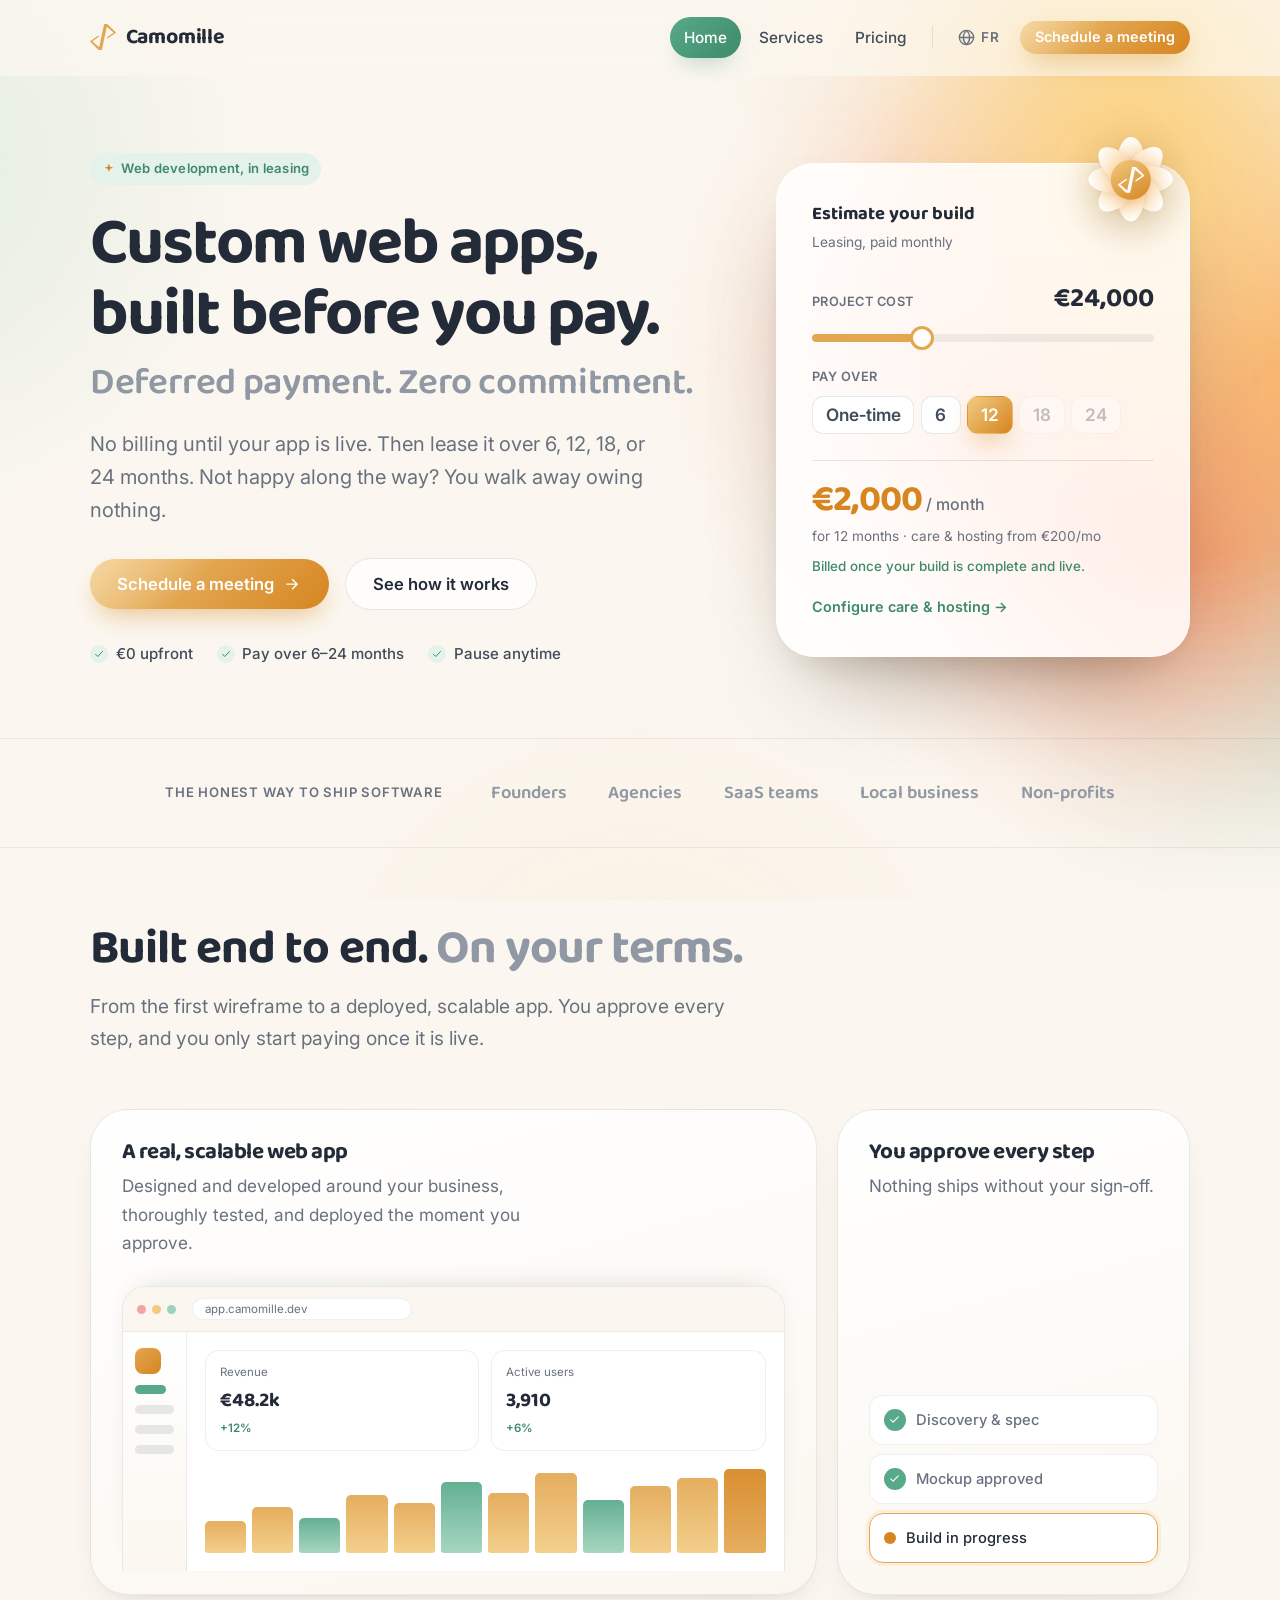
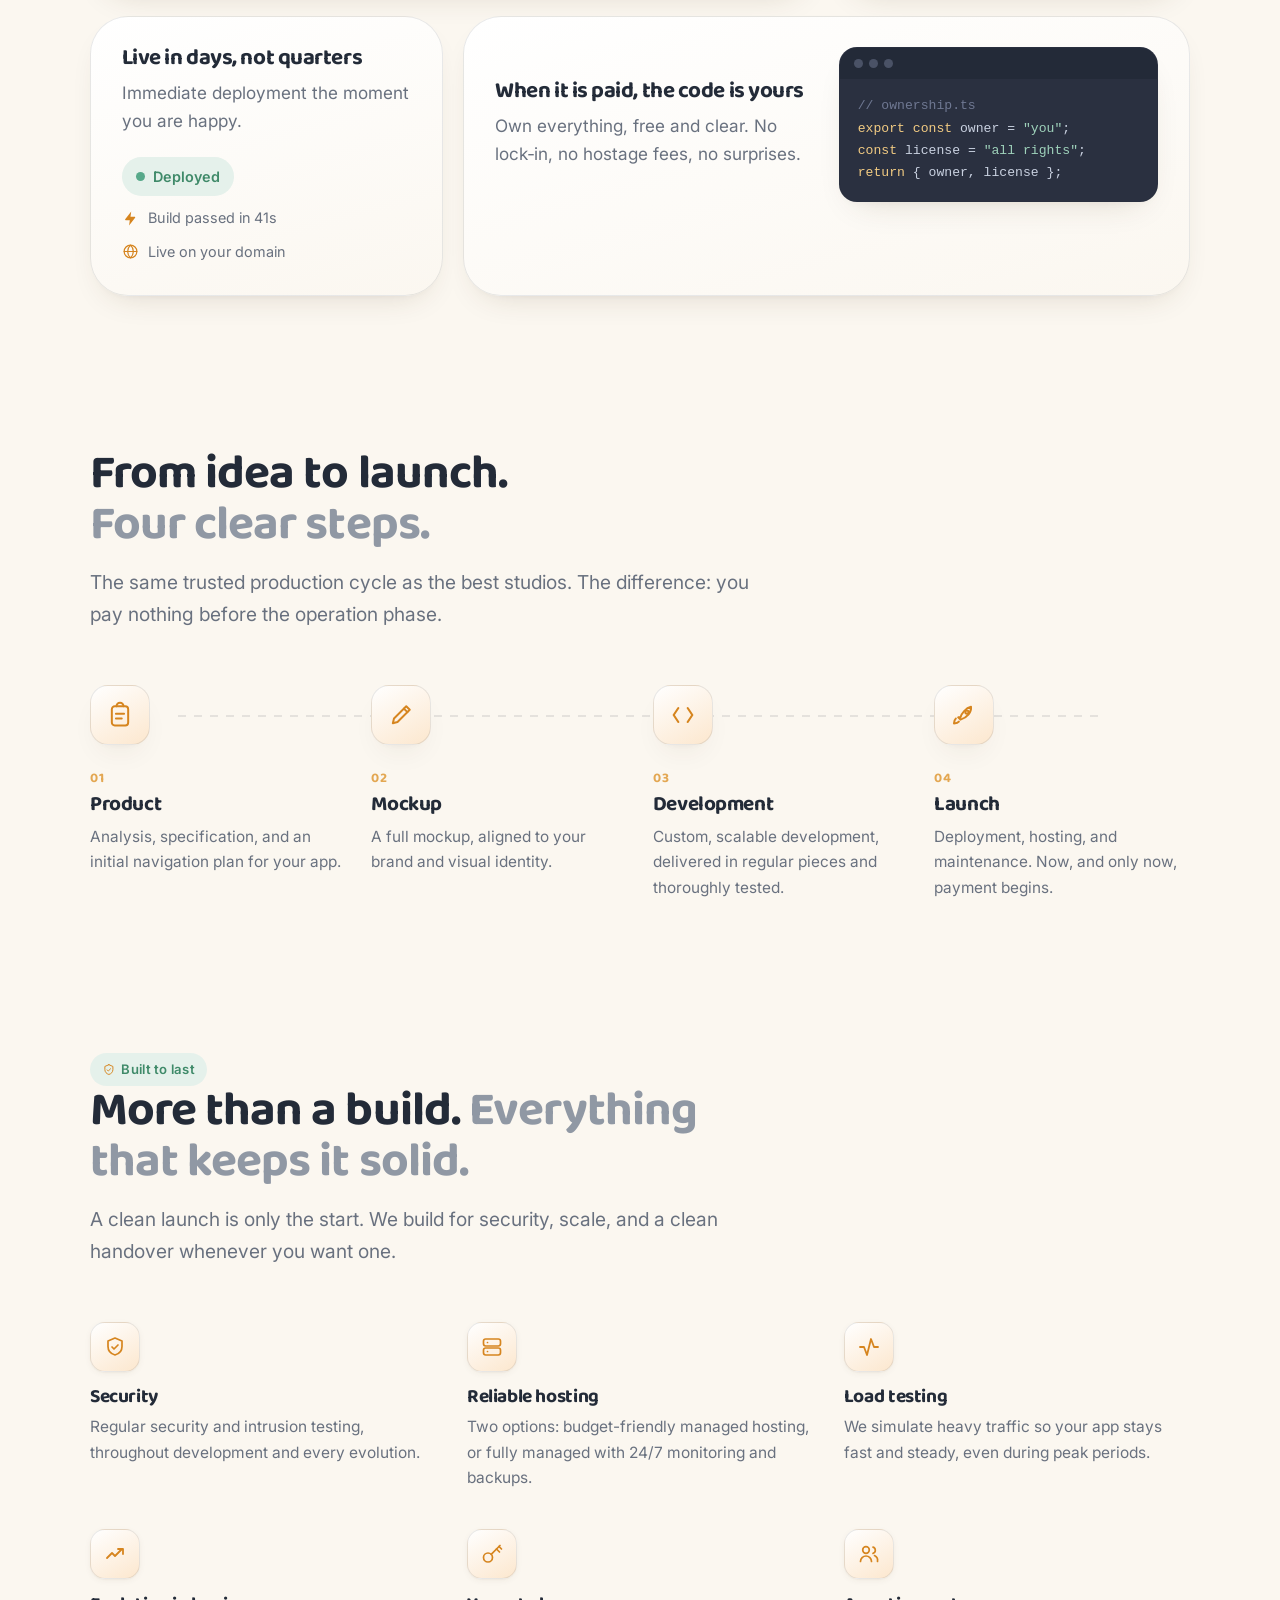
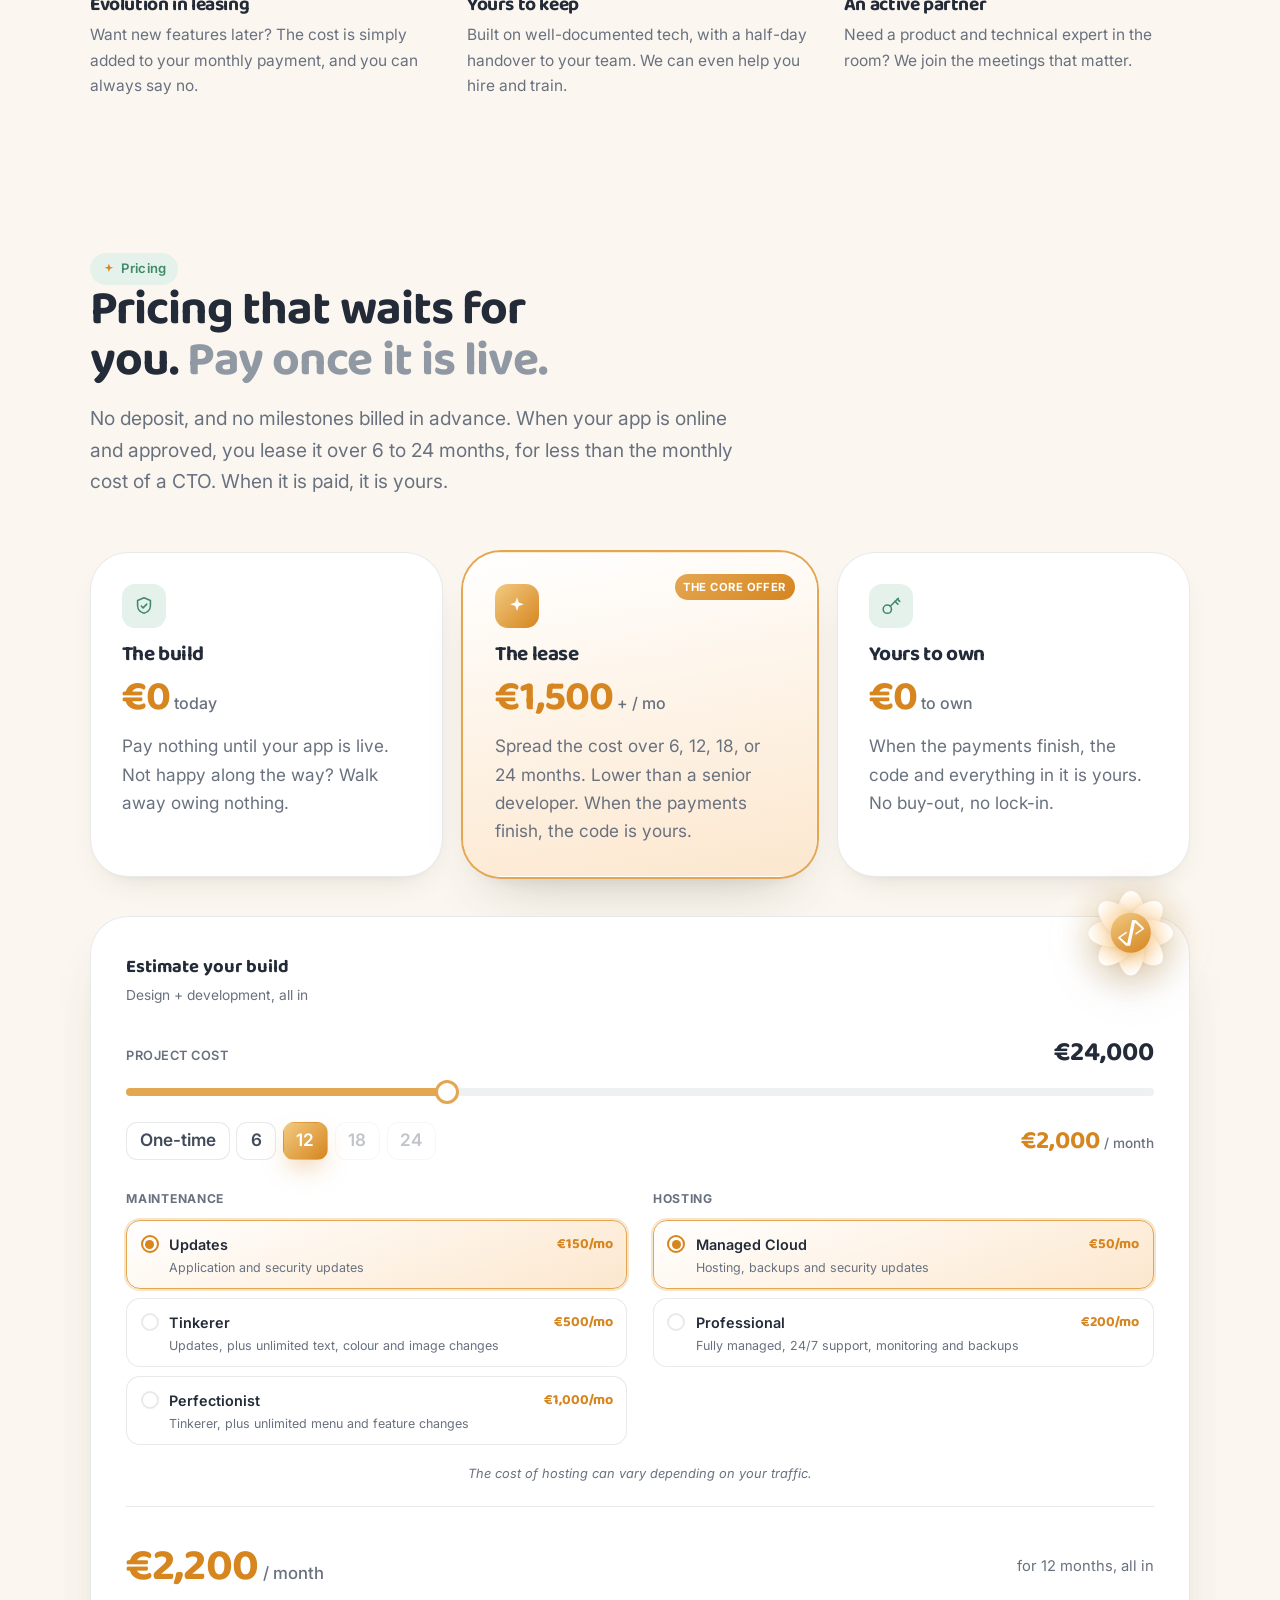
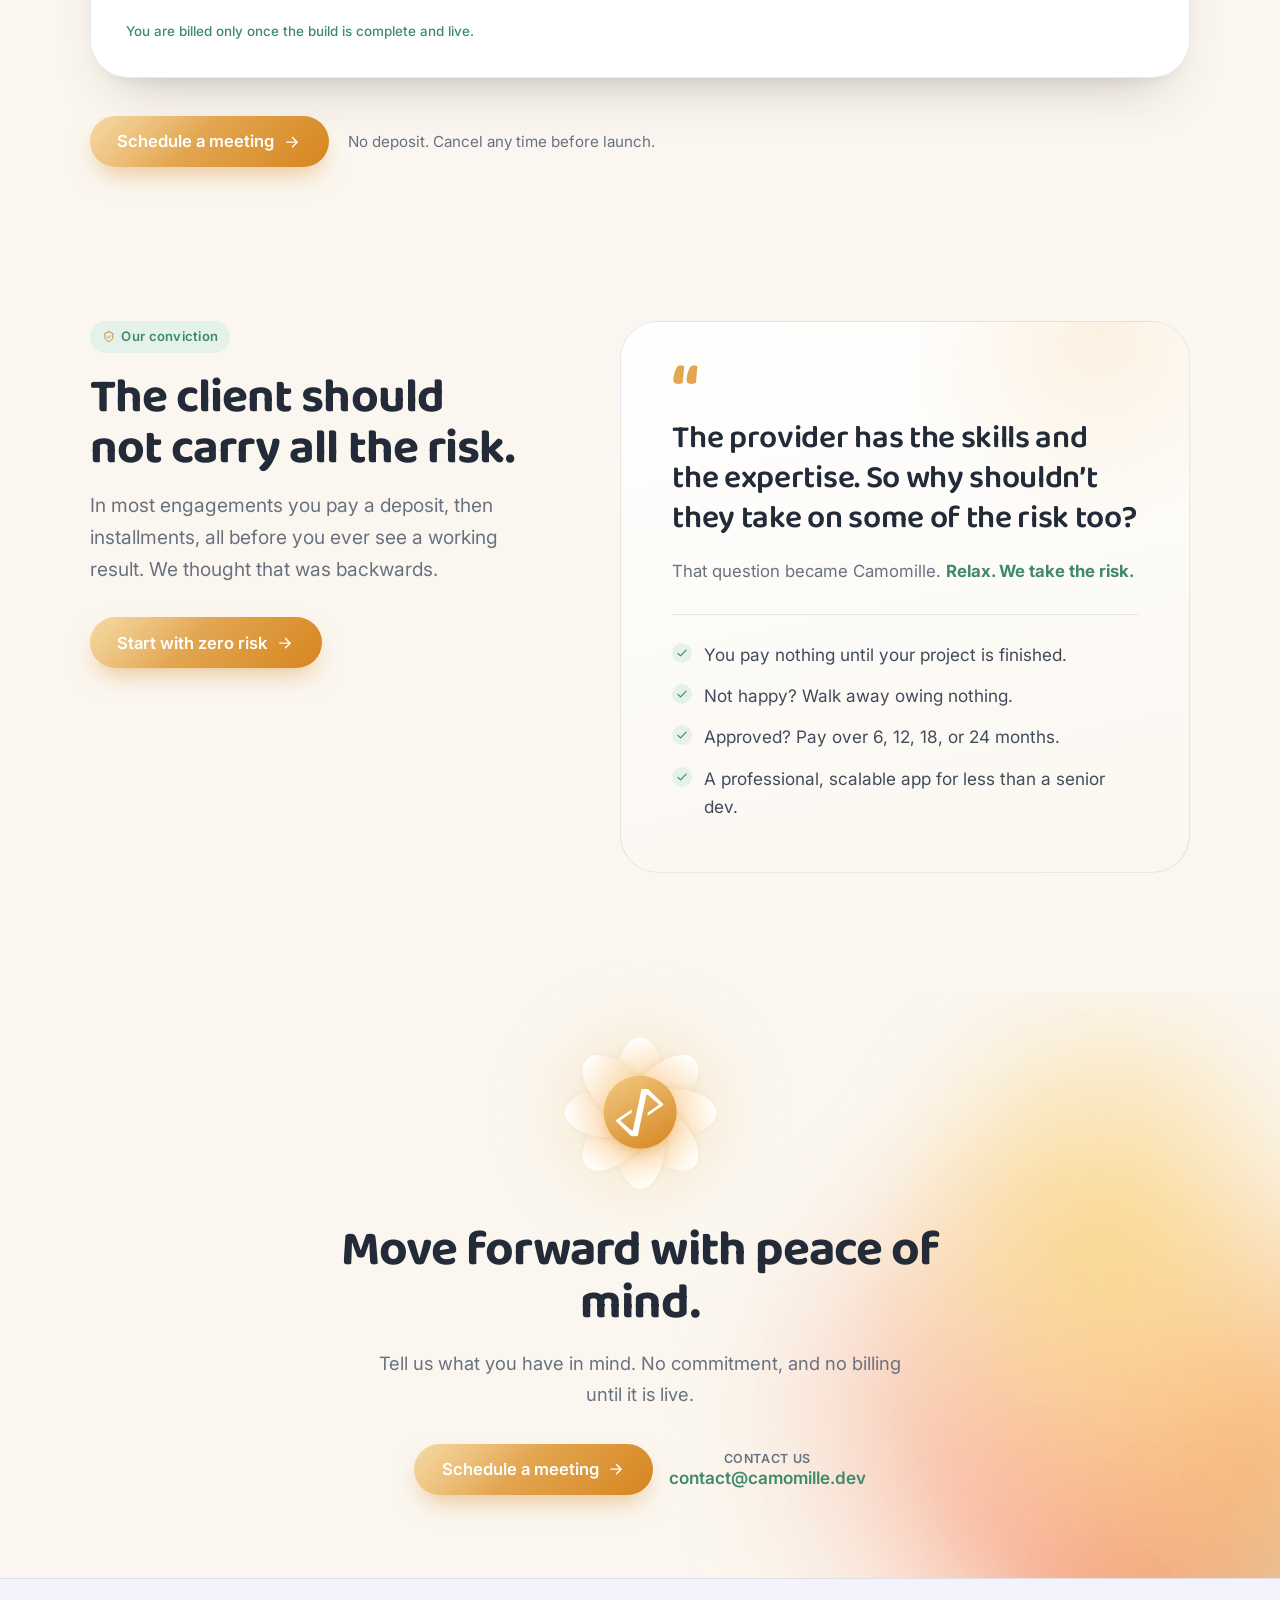
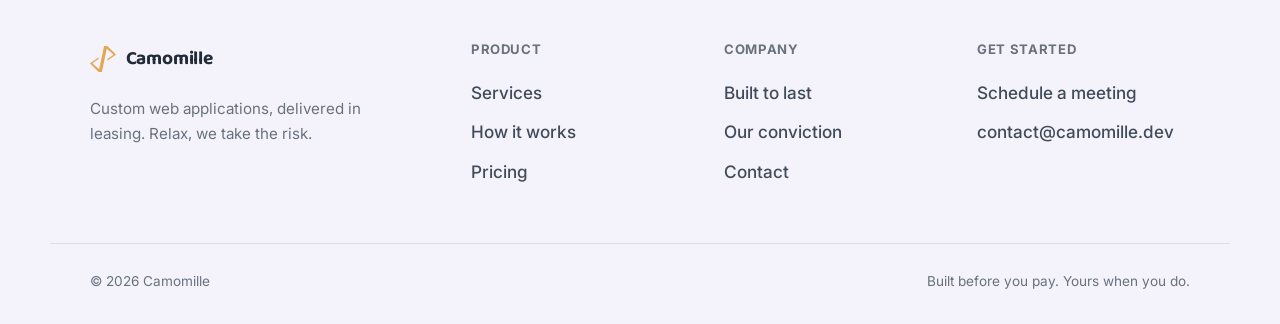
<file: index.html>
<!doctype html>
<html lang="en">
<head>
  <meta charset="utf-8" />
  <meta name="viewport" content="width=device-width, initial-scale=1" />
  <title>Camomille — Custom web apps, with deferred payment</title>
  <meta name="description" content="Your custom web application, with deferred payment and no commitment. No billing before your app is online. Lease it over 6, 12, 18, or 24 months." />
  <link rel="preconnect" href="https://fonts.googleapis.com" />
  <link rel="preconnect" href="https://fonts.gstatic.com" crossorigin />
  <link href="https://fonts.googleapis.com/css2?family=Baloo+2:wght@500;600;700&family=Inter:wght@400;450;500;600;700&display=swap" rel="stylesheet" />
  <link rel="stylesheet" href="styles.css" />
  <link rel="icon" href="favicon.svg" type="image/svg+xml" />
  <meta name="theme-color" content="#FBF7F0" />
  <meta property="og:type" content="website" />
  <meta property="og:title" content="Camomille — Custom web apps, with deferred payment" />
  <meta property="og:description" content="Custom web apps with deferred payment and no commitment. No billing until your app is live, then lease it over 6 to 24 months." />
  <meta property="og:locale" content="en" />
  <meta property="og:locale:alternate" content="fr" />
  <meta name="twitter:card" content="summary" />
  <link rel="alternate" hreflang="en" href="./" />
  <link rel="alternate" hreflang="fr" href="fr/" />
</head>
<body id="top">

  <!-- icon sprite -->
  <svg width="0" height="0" style="position:absolute" aria-hidden="true" focusable="false">
    <symbol id="glyph" viewBox="0 0 96.002 96">
      <path fill="currentColor" fill-rule="evenodd" transform="translate(0 42)" d="M32 0.750462L32 5.5244Q32 5.63432 31.9736 5.74101Q31.9471 5.8477 31.8958 5.94489Q31.8444 6.04207 31.7711 6.12404Q31.6979 6.206 31.6071 6.26793L10.393 20.7321Q10.3021 20.794 10.2289 20.876Q10.1556 20.9579 10.1043 21.0551Q10.0529 21.1523 10.0265 21.259Q10 21.3657 10 21.4756L10 22.5881Q10 22.6851 10.0206 22.7798Q10.0413 22.8745 10.0816 22.9626Q10.122 23.0508 10.1802 23.1283Q10.2383 23.2058 10.3117 23.2692L31.7467 41.7812Q31.8692 41.887 32.021 41.9435Q32.1729 42 32.3348 42L36 42L32 54L0.119366 22.6175Q0.0620939 22.5611 0.0310478 22.487Q0 22.4129 0 22.3325L0 21.7131Q0 21.6132 0.0469801 21.525Q0.0939599 21.4369 0.176882 21.3811L31.3771 0.418526Q31.4482 0.379574 31.5261 0.357471Q31.6068 0.349702 31.6871 0.360139Q31.7643 0.384813 31.834 0.426098Q31.8952 0.479214 31.943 0.544653Q31.9783 0.617598 31.9964 0.696579Q32 0.723397 32 0.750462Z" />
      <path fill="currentColor" fill-rule="evenodd" transform="translate(60.002 0)" d="M36 31.6675L36 32.2869Q36 32.3868 35.953 32.475Q35.906 32.5631 35.8231 32.6188L4.62296 53.5815Q4.55191 53.6204 4.47395 53.6426Q4.3933 53.6503 4.31294 53.6399Q4.23576 53.6152 4.16604 53.5739Q4.10485 53.5208 4.05706 53.4554Q4.02178 53.3824 4.00368 53.3034Q4.00004 53.2766 4.00004 53.2496L4.00003 48.4756Q4.00003 48.3657 4.02649 48.259Q4.05295 48.1523 4.10431 48.0551Q4.15567 47.9579 4.22892 47.876Q4.30216 47.794 4.39298 47.7321L25.6071 33.2679Q25.6979 33.206 25.7711 33.124Q25.8444 33.0421 25.8958 32.9449Q25.9471 32.8477 25.9736 32.741Q26 32.6343 26 32.5244L26 31.4119Q26 31.3149 25.9794 31.2202Q25.9587 31.1255 25.9184 31.0374Q25.878 30.9492 25.8199 30.8717Q25.7617 30.7942 25.6883 30.7308L4.2534 12.2188Q4.13081 12.113 3.979 12.0565Q3.82719 12 3.66521 12L0 12L4.00002 0L35.8806 31.3825Q35.9379 31.4389 35.9689 31.513Q36 31.5871 36 31.6675Z" />
      <path fill="currentColor" fill-rule="evenodd" transform="translate(32.002 0)" d="M11.2683 96C8.31138 96 0 96 0 96C0 96 17.8085 10.5194 19.8165 0.880987C19.9178 0.394431 20.4029 0 20.8999 0C23.6886 0 32 0 32 0L12.1492 95.2836Q12.1335 95.359 12.1053 95.4306Q12.077 95.5022 12.037 95.568Q11.9969 95.6337 11.9463 95.6917Q11.8957 95.7497 11.836 95.7983Q11.7763 95.8469 11.7092 95.8846Q11.642 95.9223 11.5695 95.9481Q11.497 95.9739 11.4211 95.9869Q11.3452 96 11.2683 96Z" />
    </symbol>
    <symbol id="ic-arrow" viewBox="0 0 24 24"><g fill="none" stroke="currentColor" stroke-width="1.9" stroke-linecap="round" stroke-linejoin="round"><path d="M5 12h13"/><path d="M12.5 6l6 6-6 6"/></g></symbol>
    <symbol id="ic-spark" viewBox="0 0 24 24"><path fill="currentColor" d="M12 2.6l1.9 5.5 5.5 1.9-5.5 1.9L12 17.4l-1.9-5.5L4.6 10l5.5-1.9L12 2.6Z"/></symbol>
    <symbol id="ic-check" viewBox="0 0 24 24"><g fill="none" stroke="currentColor" stroke-width="2" stroke-linecap="round" stroke-linejoin="round"><path d="M5 12.5l4.5 4.5L19 7"/></g></symbol>
    <symbol id="ic-grid" viewBox="0 0 24 24"><g fill="none" stroke="currentColor" stroke-width="1.7" stroke-linecap="round" stroke-linejoin="round"><rect x="4" y="4" width="7" height="7" rx="1.6"/><rect x="13" y="4" width="7" height="7" rx="1.6"/><rect x="4" y="13" width="7" height="7" rx="1.6"/><rect x="13" y="13" width="7" height="7" rx="1.6"/></g></symbol>
    <symbol id="ic-clipboard" viewBox="0 0 24 24"><g fill="none" stroke="currentColor" stroke-width="1.7" stroke-linecap="round" stroke-linejoin="round"><rect x="5" y="4.5" width="14" height="16.5" rx="2.5"/><path d="M9 4.5a3 3 0 0 1 6 0"/><path d="M8.5 11h7M8.5 15h5"/></g></symbol>
    <symbol id="ic-pen" viewBox="0 0 24 24"><g fill="none" stroke="currentColor" stroke-width="1.7" stroke-linecap="round" stroke-linejoin="round"><path d="M16.5 4.5l3 3L9 18l-4 1 1-4 10.5-10.5Z"/><path d="M14.5 6.5l3 3"/></g></symbol>
    <symbol id="ic-code" viewBox="0 0 24 24"><g fill="none" stroke="currentColor" stroke-width="1.8" stroke-linecap="round" stroke-linejoin="round"><path d="M16 18l4-6-4-6"/><path d="M8 6l-4 6 4 6"/></g></symbol>
    <symbol id="ic-rocket" viewBox="0 0 24 24"><g fill="none" stroke="currentColor" stroke-width="1.7" stroke-linecap="round" stroke-linejoin="round"><path d="M5 15c-1.2 1-1.6 4.2-1.6 4.2s3.2-.4 4.2-1.6"/><path d="M9 14c.8-3.2 4.5-8 9-9 .5 4.5-3 9-9 11l-2-2Z"/><circle cx="14.5" cy="9.5" r="1.4"/></g></symbol>
    <symbol id="ic-shield" viewBox="0 0 24 24"><g fill="none" stroke="currentColor" stroke-width="1.7" stroke-linecap="round" stroke-linejoin="round"><path d="M12 3l7 3v5.5c0 4.3-3 7.4-7 8.5-4-1.1-7-4.2-7-8.5V6l7-3Z"/><path d="M9 12l2 2 4-4"/></g></symbol>
    <symbol id="ic-bolt" viewBox="0 0 24 24"><path fill="currentColor" d="M13 2 4.5 13.2c-.4.5 0 1.3.7 1.3H11l-1 7.5 8.5-11.2c.4-.5 0-1.3-.7-1.3H12l1-7.3Z"/></symbol>
    <symbol id="ic-expand" viewBox="0 0 24 24"><g fill="none" stroke="currentColor" stroke-width="1.7" stroke-linecap="round" stroke-linejoin="round"><path d="M9 5H5v4M15 5h4v4M15 19h4v-4M9 19H5v-4"/></g></symbol>
    <symbol id="ic-globe" viewBox="0 0 24 24"><g fill="none" stroke="currentColor" stroke-width="1.7" stroke-linecap="round" stroke-linejoin="round"><circle cx="12" cy="12" r="9"/><path d="M3 12h18"/><path d="M12 3c2.6 2.4 4 5.6 4 9s-1.4 6.6-4 9c-2.6-2.4-4-5.6-4-9s1.4-6.6 4-9Z"/></g></symbol>
    <symbol id="ic-menu" viewBox="0 0 24 24"><g fill="none" stroke="currentColor" stroke-width="1.8" stroke-linecap="round"><path d="M4 7h16"/><path d="M4 12h16"/><path d="M4 17h16"/></g></symbol>
    <symbol id="ic-chevron" viewBox="0 0 24 24"><g fill="none" stroke="currentColor" stroke-width="1.8" stroke-linecap="round" stroke-linejoin="round"><path d="M6 9l6 6 6-6"/></g></symbol>
    <symbol id="ic-server" viewBox="0 0 24 24"><g fill="none" stroke="currentColor" stroke-width="1.7" stroke-linecap="round" stroke-linejoin="round"><rect x="3.5" y="4" width="17" height="7" rx="2.2"/><rect x="3.5" y="13" width="17" height="7" rx="2.2"/><path d="M7.5 7.5h.01M7.5 16.5h.01"/></g></symbol>
    <symbol id="ic-activity" viewBox="0 0 24 24"><g fill="none" stroke="currentColor" stroke-width="1.8" stroke-linecap="round" stroke-linejoin="round"><path d="M3 12h4l3 8 4-16 3 8h4"/></g></symbol>
    <symbol id="ic-key" viewBox="0 0 24 24"><g fill="none" stroke="currentColor" stroke-width="1.7" stroke-linecap="round" stroke-linejoin="round"><circle cx="8" cy="15.5" r="4.5"/><path d="M11.2 12.3 20 3.5"/><path d="m16.5 7 3 3"/><path d="m19 4.5 2.5 2.5"/></g></symbol>
    <symbol id="ic-users" viewBox="0 0 24 24"><g fill="none" stroke="currentColor" stroke-width="1.7" stroke-linecap="round" stroke-linejoin="round"><circle cx="9" cy="8" r="3.3"/><path d="M3.5 19.5a5.5 5.5 0 0 1 11 0"/><path d="M16 5.1a3.3 3.3 0 0 1 0 6.3"/><path d="M17.5 13.6a5.5 5.5 0 0 1 3 5.9"/></g></symbol>
    <symbol id="ic-trend" viewBox="0 0 24 24"><g fill="none" stroke="currentColor" stroke-width="1.8" stroke-linecap="round" stroke-linejoin="round"><path d="M4 16l5-5 3 3 7-7"/><path d="M15 7h5v5"/></g></symbol>
    <symbol id="ic-bulb" viewBox="0 0 24 24"><g fill="none" stroke="currentColor" stroke-width="1.7" stroke-linecap="round" stroke-linejoin="round"><path d="M9 18h6"/><path d="M10 21h4"/><path d="M12 3a6 6 0 0 0-3.5 10.9c.6.4.9 1.1.9 1.8v.3h5.2v-.3c0-.7.3-1.4.9-1.8A6 6 0 0 0 12 3Z"/></g></symbol>
    <symbol id="ic-link" viewBox="0 0 24 24"><g fill="none" stroke="currentColor" stroke-width="1.7" stroke-linecap="round" stroke-linejoin="round"><path d="M10 13a4 4 0 0 0 5.7.3l2.3-2.3a4 4 0 0 0-5.7-5.7L11 6.6"/><path d="M14 11a4 4 0 0 0-5.7-.3L6 13a4 4 0 0 0 5.7 5.7L13 17.4"/></g></symbol>
  </svg>

  <!-- ambient background -->
  <div class="aurora" aria-hidden="true"></div>

  <!-- nav -->
  <header class="nav" id="nav">
    <div class="container nav-inner">
      <a class="brand" href="#top" aria-label="Camomille home">
        <svg class="brand-glyph" aria-hidden="true"><use href="#glyph"/></svg>
        <span class="brand-name">Camomille</span>
      </a>

      <nav class="nav-links" id="navLinks" aria-label="Primary">
        <a class="nav-link is-active" href="#top">Home</a>
        <a class="nav-link" href="#work">Services</a>
        <a class="nav-link" href="#pricing">Pricing</a>
        <span class="nav-divide" aria-hidden="true"></span>
        <a class="lang" href="fr/" aria-label="Passer en français" hreflang="fr">
          <svg aria-hidden="true"><use href="#ic-globe"/></svg><span class="lang-code">FR</span>
        </a>
        <a class="btn btn-primary btn-sm nav-cta" href="https://calendar.app.google/yPcUiXpPFXHyGDNo6" target="_blank" rel="noopener">Schedule a meeting</a>
      </nav>

      <button class="nav-toggle" id="navToggle" type="button" aria-label="Open menu" aria-expanded="false" aria-controls="navLinks">
        <svg aria-hidden="true"><use href="#ic-menu"/></svg>
      </button>
    </div>
  </header>

  <main>
    <!-- hero -->
    <section class="hero">
      <div class="ribbon" aria-hidden="true"></div>
      <div class="container hero-grid">
        <div class="hero-copy">
          <span class="eyebrow reveal" style="--d:0">
            <svg aria-hidden="true"><use href="#ic-spark"/></svg>
            Web development, in leasing
          </span>
          <h1 class="hero-title reveal" style="--d:1">
            Custom web apps, built before you pay.
            <span class="muted">Deferred payment. Zero commitment.</span>
          </h1>
          <p class="hero-sub reveal" style="--d:2">
            No billing until your app is live. Then lease it over 6, 12, 18, or 24 months.
            Not happy along the way? You walk away owing nothing.
          </p>
          <div class="hero-actions reveal" style="--d:3">
            <a class="btn btn-primary btn-lg" href="https://calendar.app.google/yPcUiXpPFXHyGDNo6" target="_blank" rel="noopener">
              Schedule a meeting
              <svg aria-hidden="true"><use href="#ic-arrow"/></svg>
            </a>
            <a class="btn btn-ghost btn-lg" href="#how">See how it works</a>
          </div>
          <ul class="trust reveal" style="--d:4">
            <li><svg aria-hidden="true"><use href="#ic-check"/></svg> €0 upfront</li>
            <li><svg aria-hidden="true"><use href="#ic-check"/></svg> Pay over 6&ndash;24 months</li>
            <li><svg aria-hidden="true"><use href="#ic-check"/></svg> Pause anytime</li>
          </ul>
        </div>

        <!-- hero mini calculator -->
        <div class="hero-calc reveal" style="--d:2">
          <div class="calc mini-calc" data-calc role="group" aria-label="Estimate your build">
            <span class="calc-badge" aria-hidden="true">
              <span class="bloom">
                <span class="bloom-petals"><i style="--r:0deg"></i><i style="--r:45deg"></i><i style="--r:90deg"></i><i style="--r:135deg"></i><i style="--r:180deg"></i><i style="--r:225deg"></i><i style="--r:270deg"></i><i style="--r:315deg"></i></span>
                <span class="bloom-center"><svg class="tile-glyph"><use href="#glyph"/></svg></span>
              </span>
            </span>
            <div class="calc-head">
              <div>
                <span class="calc-kicker">Estimate your build</span>
                <span class="calc-sub">Leasing, paid monthly</span>
              </div>
            </div>

            <div class="calc-cost">
              <span class="calc-label">Project cost</span>
              <span class="calc-value js-cost">€24,000</span>
            </div>
            <input class="calc-range" type="range" min="8000" max="60000" step="1000" value="24000" autocomplete="off" aria-label="Project cost" />

            <span class="calc-label calc-label-tight">Pay over</span>
            <div class="calc-terms" role="group" aria-label="Payment term">
              <button type="button" data-m="0">One&#8209;time</button>
              <button type="button" data-m="6">6</button>
              <button type="button" data-m="12" class="is-on">12</button>
              <button type="button" data-m="18">18</button>
              <button type="button" data-m="24">24</button>
            </div>

            <div class="mini-result">
              <div class="mini-figure"><span class="js-build mini-num">€2,000</span><span class="js-buildunit mini-unit"> / month</span></div>
              <span class="mini-sub"><span class="js-term">for 12 months</span> &middot; care &amp; hosting from €200/mo</span>
              <span class="calc-when">Billed once your build is complete and live.</span>
            </div>
            <a class="mini-link" href="#pricing">Configure care &amp; hosting &rarr;</a>
          </div>
        </div>
      </div>
    </section>

    <!-- trust / logo strip -->
    <section class="strip reveal">
      <div class="container strip-inner">
        <span class="strip-label">The honest way to ship software</span>
        <div class="strip-items">
          <span>Founders</span>
          <span>Agencies</span>
          <span>SaaS teams</span>
          <span>Local business</span>
          <span>Non&#8209;profits</span>
        </div>
      </div>
    </section>

    <!-- bento: built end to end -->
    <section class="bento" id="work">
      <div class="container">
        <header class="sec-head reveal">
          <h2 class="sec-title">Built end to end.<span class="muted"> On your terms.</span></h2>
          <p class="sec-lead">From the first wireframe to a deployed, scalable app. You approve every step, and you only start paying once it is live.</p>
        </header>

        <div class="bento-grid">
          <!-- big card: real app -->
          <article class="bento-card span-2 reveal">            <div class="bento-text">
              <h3>A real, scalable web app</h3>
              <p>Designed and developed around your business, thoroughly tested, and deployed the moment you approve.</p>
            </div>
            <div class="mock-browser" aria-hidden="true">
              <div class="mb-bar"><span></span><span></span><span></span><div class="mb-url">app.camomille.dev</div></div>
              <div class="mb-body">
                <div class="mb-side">
                  <div class="mb-logo"></div>
                  <div class="mb-nav on"></div>
                  <div class="mb-nav"></div>
                  <div class="mb-nav"></div>
                  <div class="mb-nav"></div>
                </div>
                <div class="mb-main">
                  <div class="mb-stats">
                    <div class="mb-stat"><span class="mb-k">Revenue</span><span class="mb-v">€48.2k</span><span class="mb-up">+12%</span></div>
                    <div class="mb-stat"><span class="mb-k">Active users</span><span class="mb-v">3,910</span><span class="mb-up">+6%</span></div>
                  </div>
                  <div class="mb-chart">
                    <i style="--h:38%"></i><i style="--h:55%"></i><i style="--h:42%"></i><i style="--h:70%"></i>
                    <i style="--h:60%"></i><i style="--h:85%"></i><i style="--h:72%"></i><i style="--h:96%"></i>
                    <i style="--h:64%"></i><i style="--h:80%"></i><i style="--h:90%"></i><i style="--h:100%"></i>
                  </div>
                </div>
              </div>
            </div>
          </article>

          <!-- approve -->
          <article class="bento-card reveal">            <div class="bento-text">
              <h3>You approve every step</h3>
              <p>Nothing ships without your sign&#8209;off.</p>
            </div>
            <div class="mock-approve" aria-hidden="true">
              <div class="ma-row done"><span class="ma-tick"><svg><use href="#ic-check"/></svg></span> Discovery &amp; spec</div>
              <div class="ma-row done"><span class="ma-tick"><svg><use href="#ic-check"/></svg></span> Mockup approved</div>
              <div class="ma-row live"><span class="ma-dot"></span> Build in progress</div>
            </div>
          </article>

          <!-- launch -->
          <article class="bento-card reveal">            <div class="bento-text">
              <h3>Live in days, not quarters</h3>
              <p>Immediate deployment the moment you are happy.</p>
            </div>
            <div class="mock-deploy" aria-hidden="true">
              <span class="md-pill"><span class="md-led"></span> Deployed</span>
              <div class="md-line"><svg><use href="#ic-bolt"/></svg> Build passed in 41s</div>
              <div class="md-line"><svg><use href="#ic-globe"/></svg> Live on your domain</div>
            </div>
          </article>

          <!-- code is yours -->
          <article class="bento-card span-2 reveal">            <div class="bento-split">
              <div class="bento-text">
                <h3>When it is paid, the code is yours</h3>
                <p>Own everything, free and clear. No lock&#8209;in, no hostage fees, no surprises.</p>
              </div>
              <div class="mock-code" aria-hidden="true">
                <div class="mc-top"><span></span><span></span><span></span></div>
                <pre><span class="t-c">// ownership.ts</span>
<span class="t-k">export const</span> owner = <span class="t-s">"you"</span>;
<span class="t-k">const</span> license = <span class="t-s">"all rights"</span>;
<span class="t-k">return</span> { owner, license };</pre>
              </div>
            </div>
          </article>
        </div>
      </div>
    </section>

    <!-- process -->
    <section class="process" id="how">
      <div class="container">
        <header class="sec-head reveal">
          <h2 class="sec-title">From idea to launch.<span class="muted"> Four clear steps.</span></h2>
          <p class="sec-lead">The same trusted production cycle as the best studios. The difference: you pay nothing before the operation phase.</p>
        </header>

        <ol class="steps">
          <li class="step reveal" style="--d:0">
            <span class="step-ico"><svg aria-hidden="true"><use href="#ic-clipboard"/></svg></span>
            <span class="step-n">01</span>
            <h3>Product</h3>
            <p>Analysis, specification, and an initial navigation plan for your app.</p>
          </li>
          <li class="step reveal" style="--d:1">
            <span class="step-ico"><svg aria-hidden="true"><use href="#ic-pen"/></svg></span>
            <span class="step-n">02</span>
            <h3>Mockup</h3>
            <p>A full mockup, aligned to your brand and visual identity.</p>
          </li>
          <li class="step reveal" style="--d:2">
            <span class="step-ico"><svg aria-hidden="true"><use href="#ic-code"/></svg></span>
            <span class="step-n">03</span>
            <h3>Development</h3>
            <p>Custom, scalable development, delivered in regular pieces and thoroughly tested.</p>
          </li>
          <li class="step reveal" style="--d:3">
            <span class="step-ico"><svg aria-hidden="true"><use href="#ic-rocket"/></svg></span>
            <span class="step-n">04</span>
            <h3>Launch</h3>
            <p>Deployment, hosting, and maintenance. Now, and only now, payment begins.</p>
          </li>
        </ol>
      </div>
    </section>

    <!-- quality -->
    <section class="quality" id="quality">
      <div class="container">
        <header class="sec-head reveal">
          <span class="eyebrow"><svg aria-hidden="true"><use href="#ic-shield"/></svg> Built to last</span>
          <h2 class="sec-title">More than a build.<span class="muted"> Everything that keeps it solid.</span></h2>
          <p class="sec-lead">A clean launch is only the start. We build for security, scale, and a clean handover whenever you want one.</p>
        </header>

        <div class="quality-grid">
          <article class="q-item reveal" style="--d:0">
            <span class="q-ico"><svg aria-hidden="true"><use href="#ic-shield"/></svg></span>
            <h3>Security</h3>
            <p>Regular security and intrusion testing, throughout development and every evolution.</p>
          </article>
          <article class="q-item reveal" style="--d:1">
            <span class="q-ico"><svg aria-hidden="true"><use href="#ic-server"/></svg></span>
            <h3>Reliable hosting</h3>
            <p>Two options: budget-friendly managed hosting, or fully managed with 24/7 monitoring and backups.</p>
          </article>
          <article class="q-item reveal" style="--d:2">
            <span class="q-ico"><svg aria-hidden="true"><use href="#ic-activity"/></svg></span>
            <h3>Load testing</h3>
            <p>We simulate heavy traffic so your app stays fast and steady, even during peak periods.</p>
          </article>
          <article class="q-item reveal" style="--d:0">
            <span class="q-ico"><svg aria-hidden="true"><use href="#ic-trend"/></svg></span>
            <h3>Evolution in leasing</h3>
            <p>Want new features later? The cost is simply added to your monthly payment, and you can always say no.</p>
          </article>
          <article class="q-item reveal" style="--d:1">
            <span class="q-ico"><svg aria-hidden="true"><use href="#ic-key"/></svg></span>
            <h3>Yours to keep</h3>
            <p>Built on well-documented tech, with a half-day handover to your team. We can even help you hire and train.</p>
          </article>
          <article class="q-item reveal" style="--d:2">
            <span class="q-ico"><svg aria-hidden="true"><use href="#ic-users"/></svg></span>
            <h3>An active partner</h3>
            <p>Need a product and technical expert in the room? We join the meetings that matter.</p>
          </article>
        </div>
      </div>
    </section>

    <!-- pricing -->
    <section class="pricing" id="pricing">
      <div class="container">
        <header class="sec-head reveal">
          <span class="eyebrow"><svg aria-hidden="true"><use href="#ic-spark"/></svg> Pricing</span>
          <h2 class="sec-title">Pricing that waits for you.<span class="muted"> Pay once it is live.</span></h2>
          <p class="sec-lead">No deposit, and no milestones billed in advance. When your app is online and approved, you lease it over 6 to 24 months, for less than the monthly cost of a CTO. When it is paid, it is yours.</p>
        </header>

        <div class="price-grid">
          <article class="price-card reveal" style="--d:0">
            <span class="price-ico"><svg aria-hidden="true"><use href="#ic-shield"/></svg></span>
            <h3>The build</h3>
            <p class="price-big">€0<span> today</span></p>
            <p>Pay nothing until your app is live. Not happy along the way? Walk away owing nothing.</p>
          </article>

          <article class="price-card featured reveal" style="--d:1">
            <span class="price-tag">The core offer</span>
            <span class="price-ico"><svg aria-hidden="true"><use href="#ic-spark"/></svg></span>
            <h3>The lease</h3>
            <p class="price-big">€1,500<span> + / mo</span></p>
            <p>Spread the cost over 6, 12, 18, or 24 months. Lower than a senior developer. When the payments finish, the code is yours.</p>
          </article>

          <article class="price-card reveal" style="--d:2">
            <span class="price-ico"><svg aria-hidden="true"><use href="#ic-key"/></svg></span>
            <h3>Yours to own</h3>
            <p class="price-big">€0<span> to own</span></p>
            <p>When the payments finish, the code and everything in it is yours. No buy-out, no lock-in.</p>
          </article>
        </div>

        <div class="calc estimator reveal" data-calc role="group" aria-label="Estimate your build">
          <span class="calc-badge" aria-hidden="true">
            <span class="bloom">
              <span class="bloom-petals"><i style="--r:0deg"></i><i style="--r:45deg"></i><i style="--r:90deg"></i><i style="--r:135deg"></i><i style="--r:180deg"></i><i style="--r:225deg"></i><i style="--r:270deg"></i><i style="--r:315deg"></i></span>
              <span class="bloom-center"><svg class="tile-glyph"><use href="#glyph"/></svg></span>
            </span>
          </span>
          <div class="calc-head">
            <div>
              <span class="calc-kicker">Estimate your build</span>
              <span class="calc-sub">Design + development, all in</span>
            </div>
          </div>

          <div class="calc-cost">
            <span class="calc-label">Project cost</span>
            <span class="calc-value js-cost">€24,000</span>
          </div>
          <input class="calc-range" type="range" min="8000" max="60000" step="1000" value="24000" autocomplete="off" aria-label="Project cost" />

          <div class="calc-line">
            <div class="calc-terms" role="group" aria-label="Payment options">
              <button type="button" data-m="0">One-time</button>
              <button type="button" data-m="6">6</button>
              <button type="button" data-m="12" class="is-on">12</button>
              <button type="button" data-m="18">18</button>
              <button type="button" data-m="24">24</button>
            </div>
            <div class="calc-build"><span class="js-build">€2,000</span><small class="js-buildunit"> / mo</small></div>
          </div>

          <div class="calc-options">
            <div class="calc-group" role="group" aria-label="Maintenance">
              <span class="calc-glabel">Maintenance</span>
              <button type="button" class="opt is-on" data-price="150"><span class="opt-radio"></span><span class="opt-text"><span class="opt-name">Updates <b>€150/mo</b></span><span class="opt-desc">Application and security updates</span></span></button>
              <button type="button" class="opt" data-price="500"><span class="opt-radio"></span><span class="opt-text"><span class="opt-name">Tinkerer <b>€500/mo</b></span><span class="opt-desc">Updates, plus unlimited text, colour and image changes</span></span></button>
              <button type="button" class="opt" data-price="1000"><span class="opt-radio"></span><span class="opt-text"><span class="opt-name">Perfectionist <b>€1,000/mo</b></span><span class="opt-desc">Tinkerer, plus unlimited menu and feature changes</span></span></button>
            </div>
            <div class="calc-group" role="group" aria-label="Hosting">
              <span class="calc-glabel">Hosting</span>
              <button type="button" class="opt is-on" data-price="50"><span class="opt-radio"></span><span class="opt-text"><span class="opt-name">Managed Cloud <b>€50/mo</b></span><span class="opt-desc">Hosting, backups and security updates</span></span></button>
              <button type="button" class="opt" data-price="200"><span class="opt-radio"></span><span class="opt-text"><span class="opt-name">Professional <b>€200/mo</b></span><span class="opt-desc">Fully managed, 24/7 support, monitoring and backups</span></span></button>
            </div>
          </div>

          <p class="calc-fineprint">The cost of hosting can vary depending on your traffic.</p>

          <div class="calc-total">
            <div class="calc-total-main"><span class="calc-total-num js-total">€2,200</span><span class="calc-total-unit js-totalunit"> / month</span></div>
            <span class="calc-total-sub js-totalsub">for 12 months, all in</span>
          </div>
          <p class="calc-when">You are billed only once the build is complete and live.</p>
        </div>

        <div class="price-cta reveal">
          <a class="btn btn-primary btn-lg" href="https://calendar.app.google/yPcUiXpPFXHyGDNo6" target="_blank" rel="noopener">Schedule a meeting <svg aria-hidden="true"><use href="#ic-arrow"/></svg></a>
          <span>No deposit. Cancel any time before launch.</span>
        </div>
      </div>
    </section>

    <!-- conviction -->
    <section class="conviction" id="why">
      <div class="container conviction-grid">
        <div class="conviction-aside reveal">
          <span class="eyebrow"><svg aria-hidden="true"><use href="#ic-shield"/></svg> Our conviction</span>
          <h2 class="sec-title">The client should not carry all the risk.</h2>
          <p class="sec-lead">In most engagements you pay a deposit, then installments, all before you ever see a working result. We thought that was backwards.</p>
          <a class="btn btn-primary btn-lg" href="#contact">Start with zero risk <svg aria-hidden="true"><use href="#ic-arrow"/></svg></a>
        </div>

        <figure class="quote reveal">
          <span class="quote-mark" aria-hidden="true">&ldquo;</span>
          <blockquote>The provider has the skills and the expertise. So why shouldn&rsquo;t they take on some of the risk too?</blockquote>
          <figcaption>That question became Camomille. <strong>Relax. We take the risk.</strong></figcaption>
          <ul class="quote-list">
            <li><svg aria-hidden="true"><use href="#ic-check"/></svg> You pay nothing until your project is finished.</li>
            <li><svg aria-hidden="true"><use href="#ic-check"/></svg> Not happy? Walk away owing nothing.</li>
            <li><svg aria-hidden="true"><use href="#ic-check"/></svg> Approved? Pay over 6, 12, 18, or 24 months.</li>
            <li><svg aria-hidden="true"><use href="#ic-check"/></svg> A professional, scalable app for less than a senior dev.</li>
          </ul>
        </figure>
      </div>
    </section>

    <!-- cta -->
    <section class="cta" id="contact">
      <div class="ribbon ribbon-cta" aria-hidden="true"></div>
      <div class="container cta-inner">
        <div class="bloom bloom-lg" aria-hidden="true">
          <span class="bloom-petals"><i style="--r:0deg"></i><i style="--r:45deg"></i><i style="--r:90deg"></i><i style="--r:135deg"></i><i style="--r:180deg"></i><i style="--r:225deg"></i><i style="--r:270deg"></i><i style="--r:315deg"></i></span>
          <span class="bloom-center"><svg class="tile-glyph"><use href="#glyph"/></svg></span>
        </div>
        <h2>Move forward with peace of mind.</h2>
        <p>Tell us what you have in mind. No commitment, and no billing until it is live.</p>
        <div class="hero-actions center">
          <a class="btn btn-primary btn-lg" href="https://calendar.app.google/yPcUiXpPFXHyGDNo6" target="_blank" rel="noopener">
            Schedule a meeting
            <svg aria-hidden="true"><use href="#ic-arrow"/></svg>
          </a>
          <a class="contact" href="mailto:contact@camomille.dev">
            <span>Contact us</span>
            <strong>contact@camomille.dev</strong>
          </a>
        </div>
      </div>
    </section>
  </main>

  <footer class="footer">
    <div class="container footer-grid">
      <div class="footer-brand">
        <a class="brand" href="#top" aria-label="Camomille home">
          <svg class="brand-glyph" aria-hidden="true"><use href="#glyph"/></svg>
          <span class="brand-name">Camomille</span>
        </a>
        <p>Custom web applications, delivered in leasing. Relax, we take the risk.</p>
      </div>
      <nav class="footer-col" aria-label="Product">
        <h4>Product</h4>
        <a href="#work">Services</a>
        <a href="#how">How it works</a>
        <a href="#pricing">Pricing</a>
      </nav>
      <nav class="footer-col" aria-label="Company">
        <h4>Company</h4>
        <a href="#quality">Built to last</a>
        <a href="#why">Our conviction</a>
        <a href="mailto:contact@camomille.dev">Contact</a>
      </nav>
      <nav class="footer-col" aria-label="Get started">
        <h4>Get started</h4>
        <a href="https://calendar.app.google/yPcUiXpPFXHyGDNo6" target="_blank" rel="noopener">Schedule a meeting</a>
        <a href="mailto:contact@camomille.dev">contact@camomille.dev</a>
      </nav>
    </div>
    <div class="container footer-base">
      <span>© 2026 Camomille</span>
      <span>Built before you pay. Yours when you do.</span>
    </div>
  </footer>

  <script src="script.js"></script>
</body>
</html>
</file>
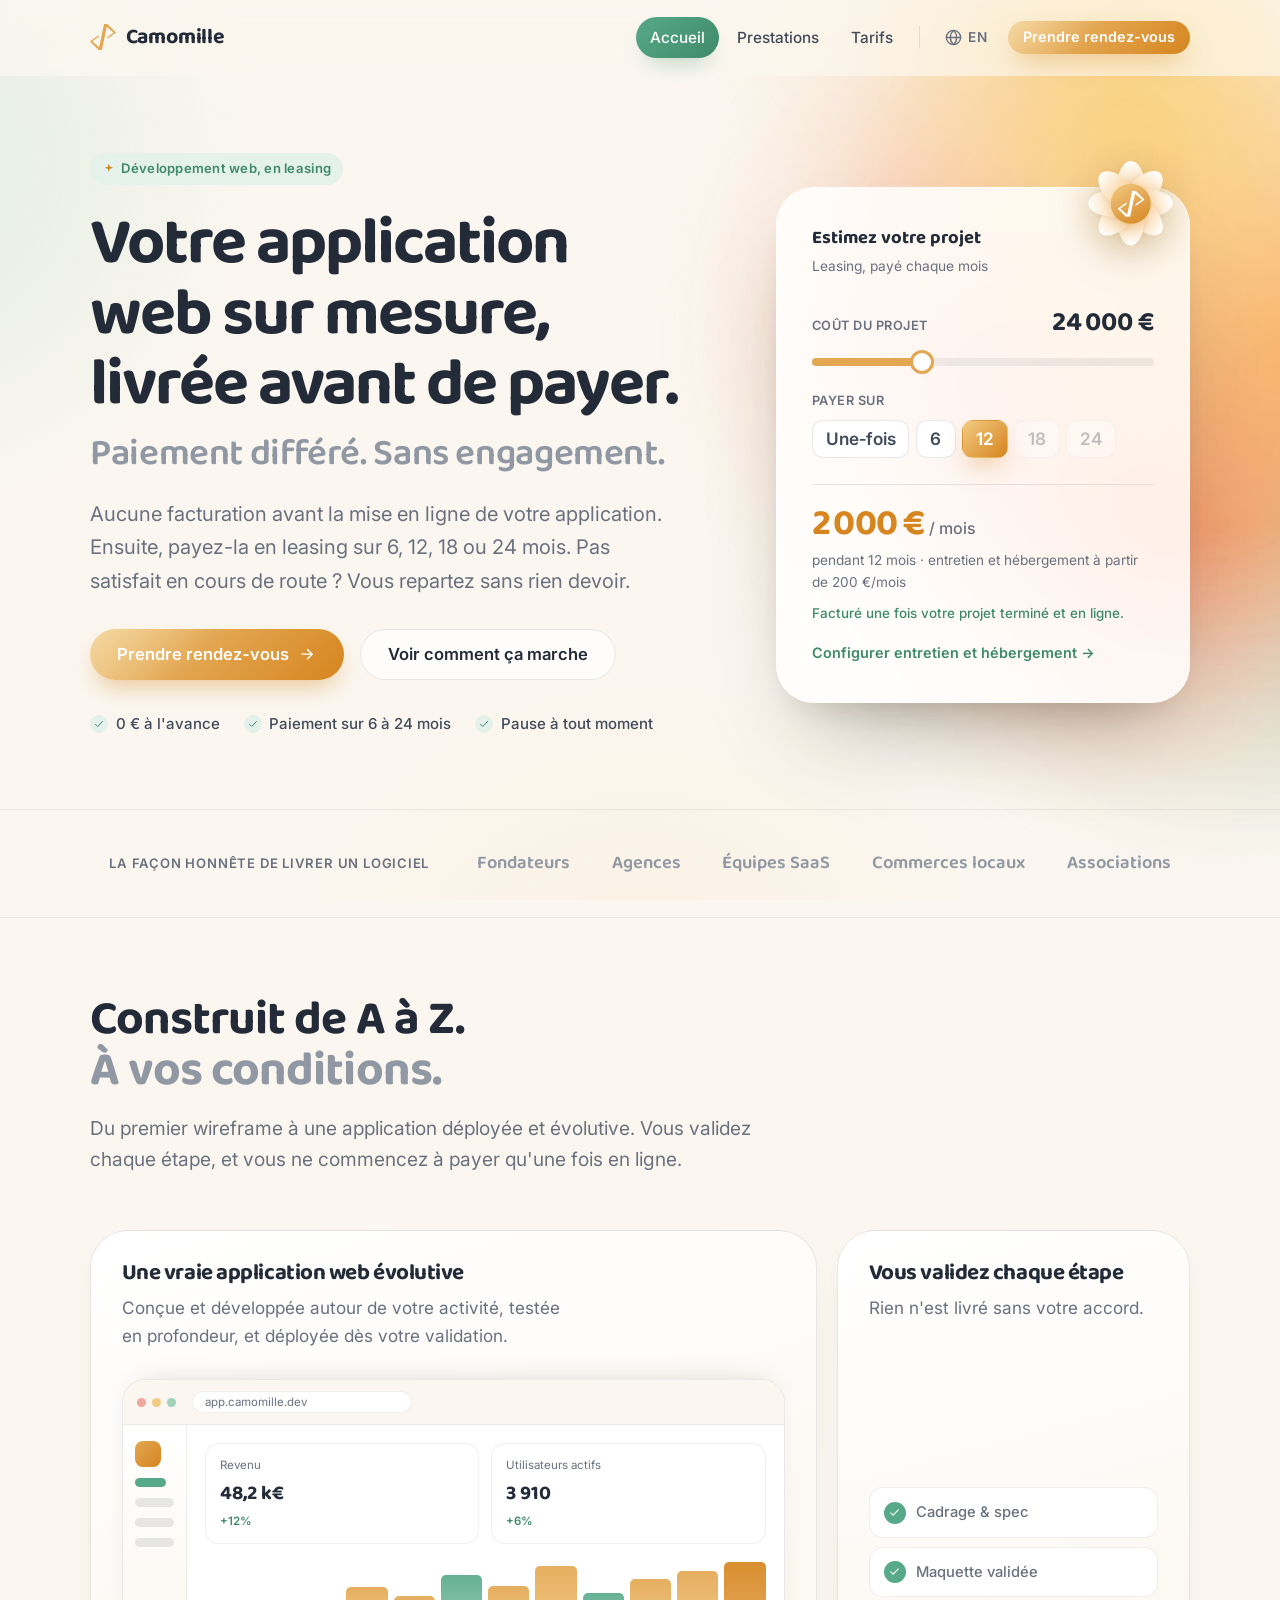
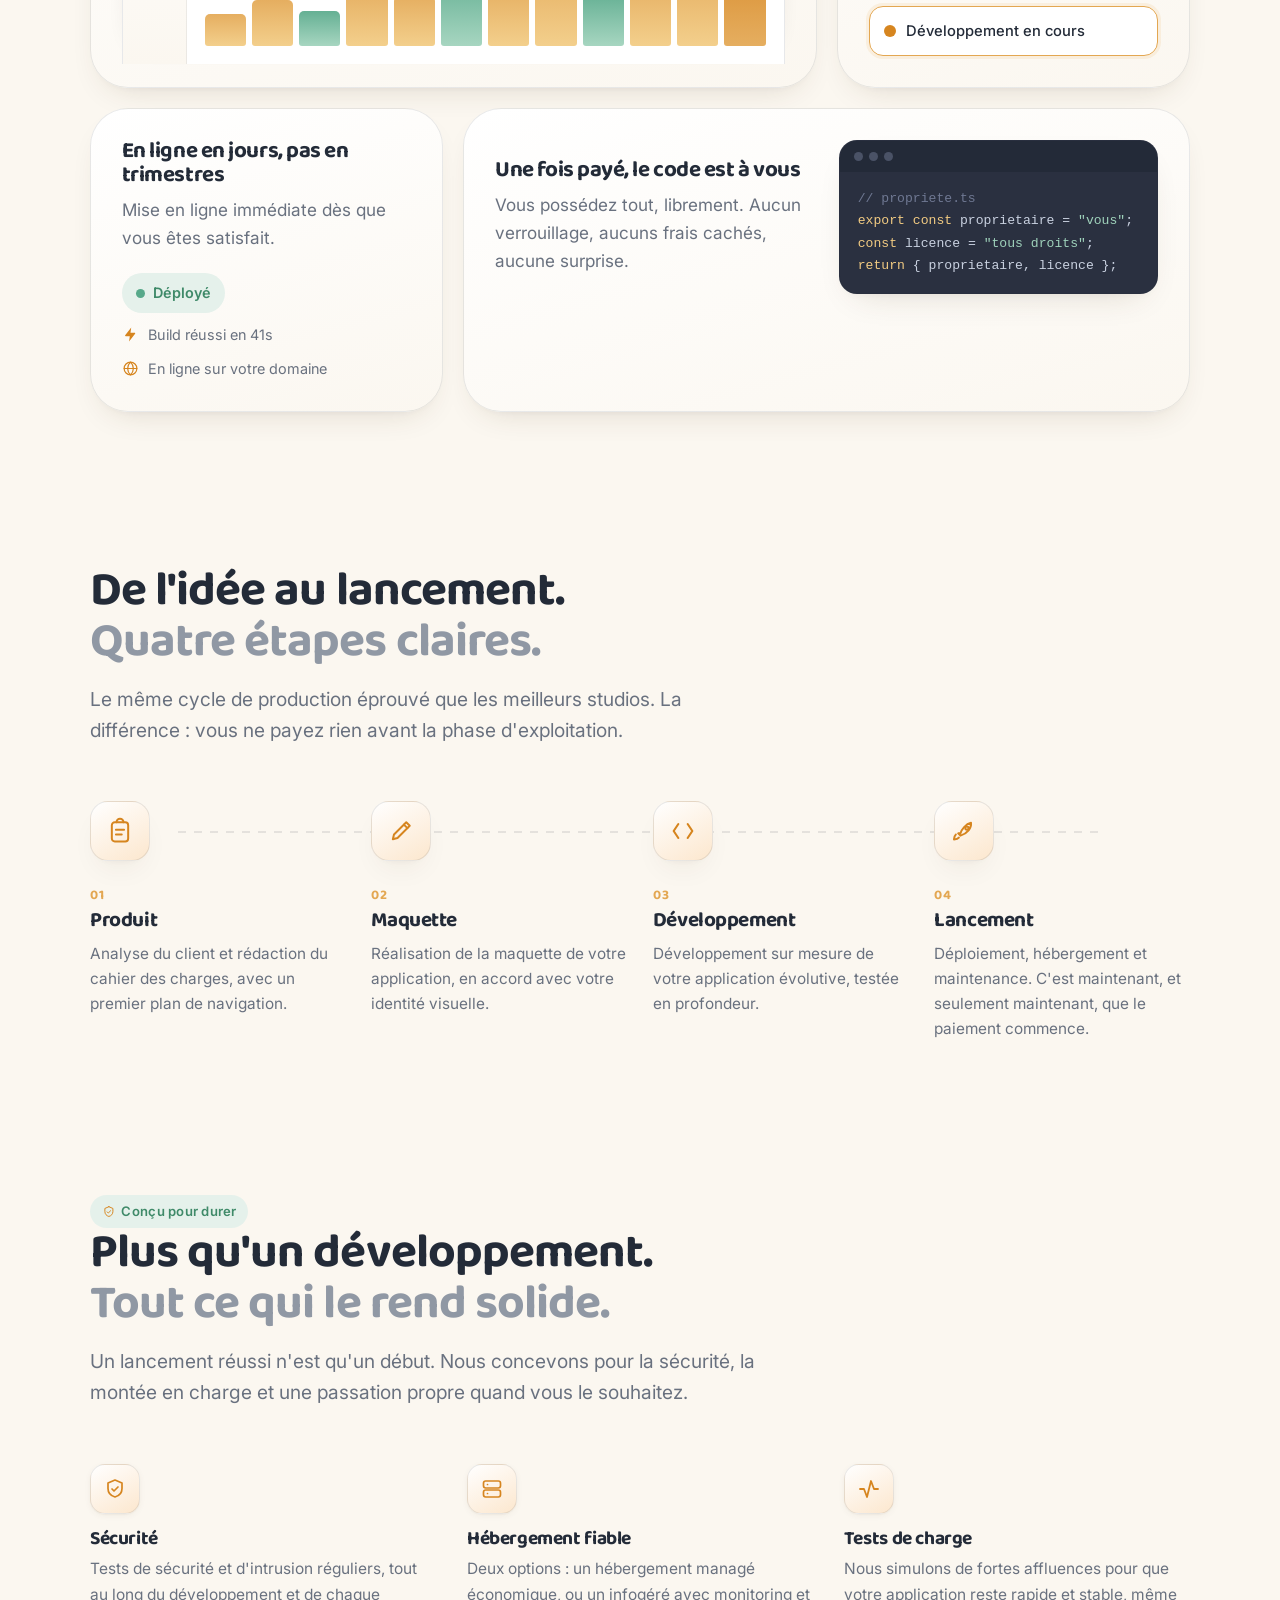
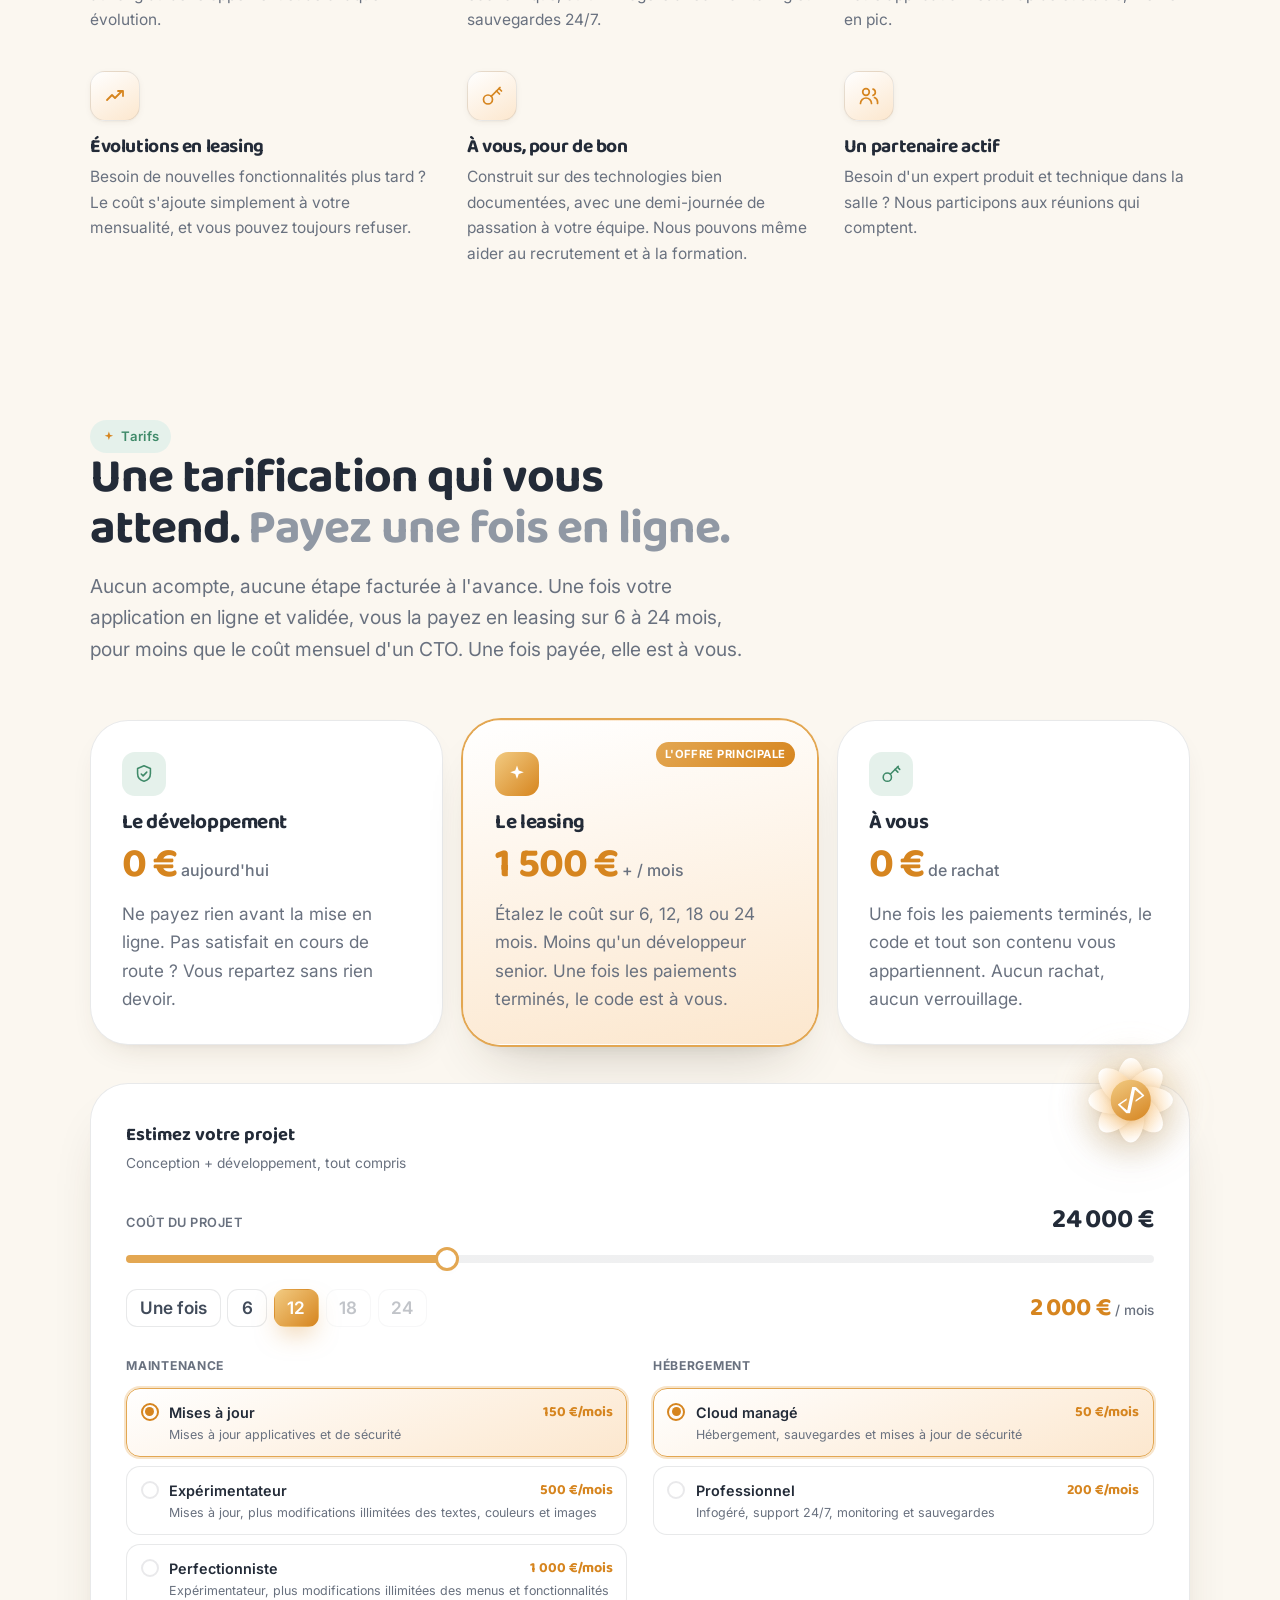
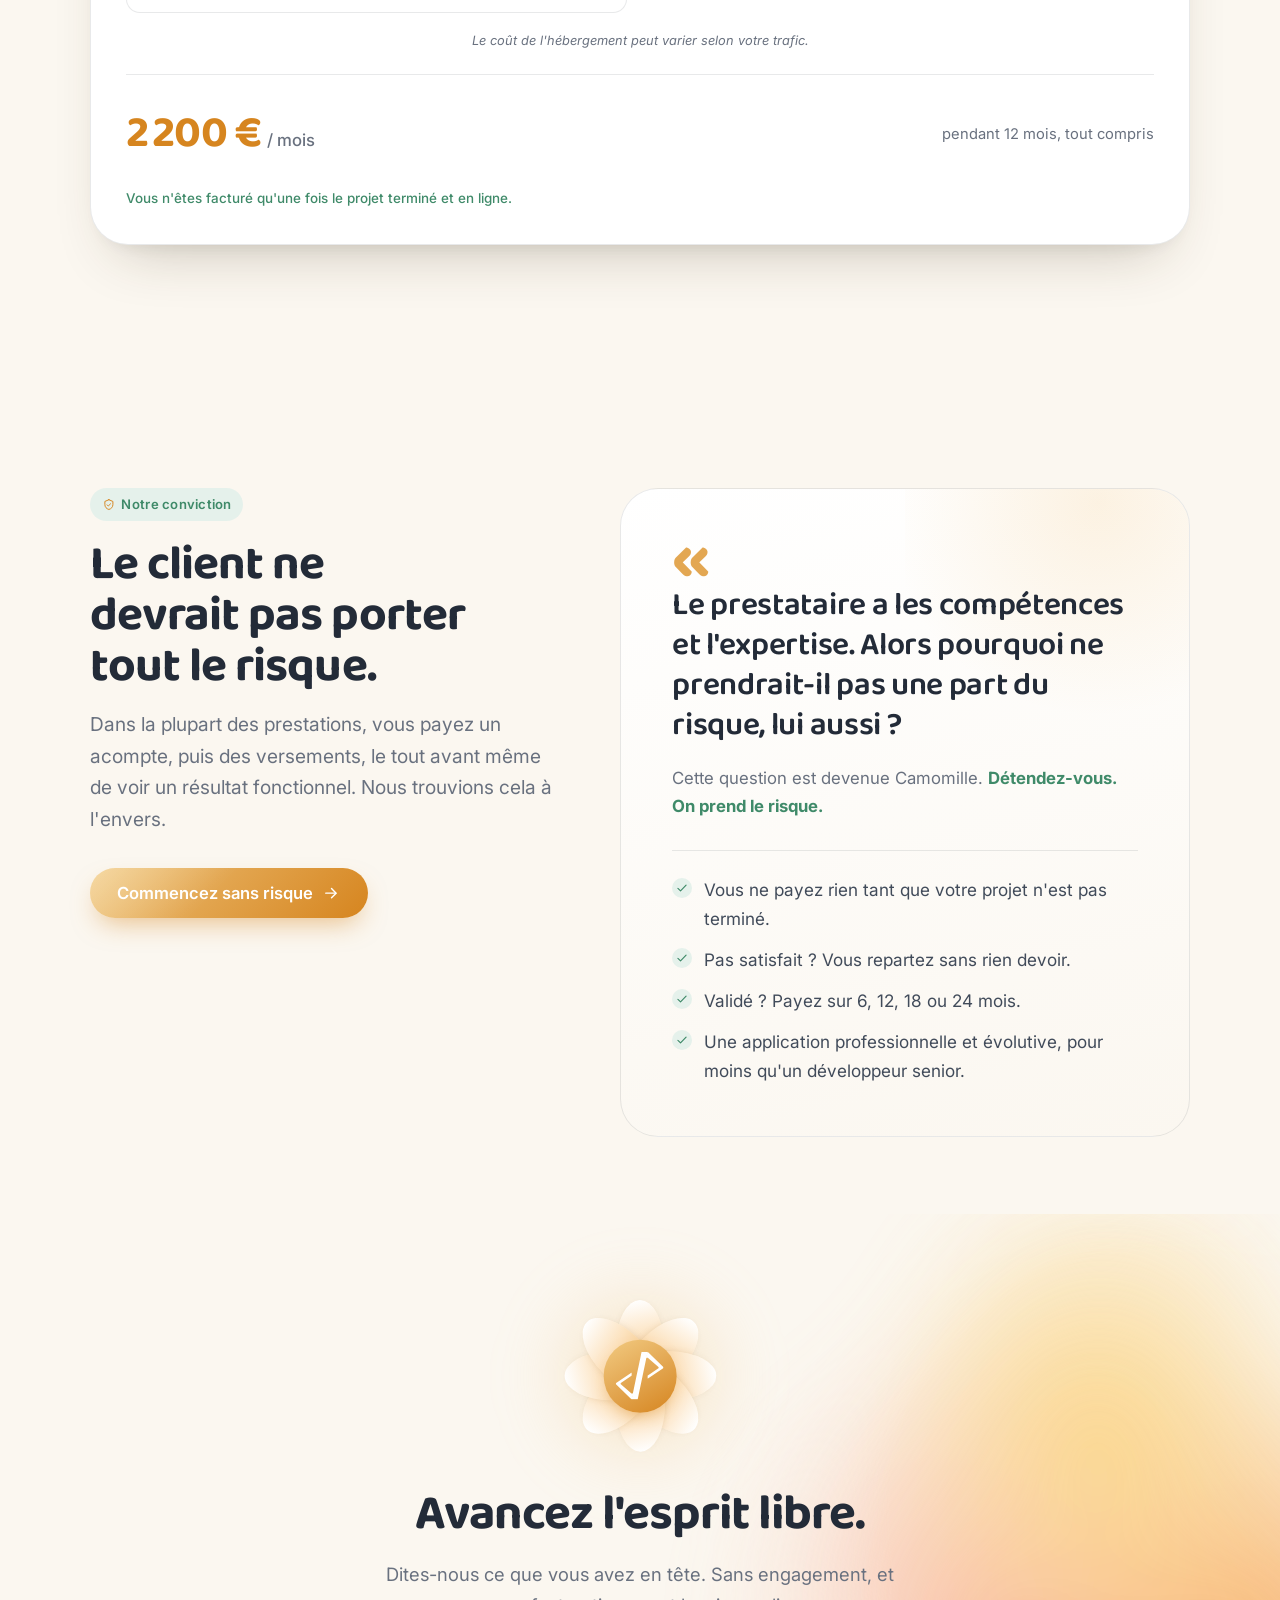
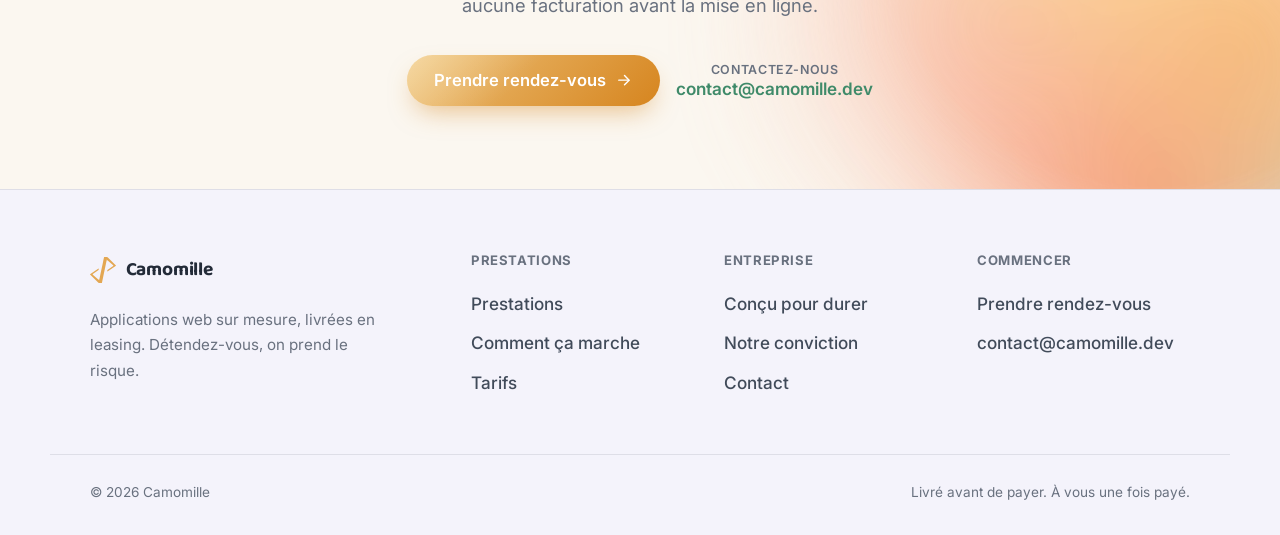
<file: fr/index.html>
<!doctype html>
<html lang="fr">
<head>
  <meta charset="utf-8" />
  <meta name="viewport" content="width=device-width, initial-scale=1" />
  <title>Camomille — Applications web sur mesure, en paiement différé</title>
  <meta name="description" content="Votre application web sur mesure, en paiement différé et sans engagement. Aucune facturation avant la mise en ligne. Payez-la en leasing sur 6, 12, 18 ou 24 mois." />
  <link rel="preconnect" href="https://fonts.googleapis.com" />
  <link rel="preconnect" href="https://fonts.gstatic.com" crossorigin />
  <link href="https://fonts.googleapis.com/css2?family=Baloo+2:wght@500;600;700&family=Inter:wght@400;450;500;600;700&display=swap" rel="stylesheet" />
  <link rel="stylesheet" href="../styles.css" />
  <link rel="icon" href="../favicon.svg" type="image/svg+xml" />
  <meta name="theme-color" content="#FBF7F0" />
  <meta property="og:type" content="website" />
  <meta property="og:title" content="Camomille — Applications web sur mesure, en paiement différé" />
  <meta property="og:description" content="Votre application web sur mesure, en paiement différé et sans engagement. Payez-la en leasing sur 6 à 24 mois." />
  <meta property="og:locale" content="fr" />
  <meta property="og:locale:alternate" content="en" />
  <meta name="twitter:card" content="summary" />
  <link rel="alternate" hreflang="en" href="../" />
  <link rel="alternate" hreflang="fr" href="./" />
</head>
<body id="top">

  <!-- icon sprite -->
  <svg width="0" height="0" style="position:absolute" aria-hidden="true" focusable="false">
    <symbol id="glyph" viewBox="0 0 96.002 96">
      <path fill="currentColor" fill-rule="evenodd" transform="translate(0 42)" d="M32 0.750462L32 5.5244Q32 5.63432 31.9736 5.74101Q31.9471 5.8477 31.8958 5.94489Q31.8444 6.04207 31.7711 6.12404Q31.6979 6.206 31.6071 6.26793L10.393 20.7321Q10.3021 20.794 10.2289 20.876Q10.1556 20.9579 10.1043 21.0551Q10.0529 21.1523 10.0265 21.259Q10 21.3657 10 21.4756L10 22.5881Q10 22.6851 10.0206 22.7798Q10.0413 22.8745 10.0816 22.9626Q10.122 23.0508 10.1802 23.1283Q10.2383 23.2058 10.3117 23.2692L31.7467 41.7812Q31.8692 41.887 32.021 41.9435Q32.1729 42 32.3348 42L36 42L32 54L0.119366 22.6175Q0.0620939 22.5611 0.0310478 22.487Q0 22.4129 0 22.3325L0 21.7131Q0 21.6132 0.0469801 21.525Q0.0939599 21.4369 0.176882 21.3811L31.3771 0.418526Q31.4482 0.379574 31.5261 0.357471Q31.6068 0.349702 31.6871 0.360139Q31.7643 0.384813 31.834 0.426098Q31.8952 0.479214 31.943 0.544653Q31.9783 0.617598 31.9964 0.696579Q32 0.723397 32 0.750462Z" />
      <path fill="currentColor" fill-rule="evenodd" transform="translate(60.002 0)" d="M36 31.6675L36 32.2869Q36 32.3868 35.953 32.475Q35.906 32.5631 35.8231 32.6188L4.62296 53.5815Q4.55191 53.6204 4.47395 53.6426Q4.3933 53.6503 4.31294 53.6399Q4.23576 53.6152 4.16604 53.5739Q4.10485 53.5208 4.05706 53.4554Q4.02178 53.3824 4.00368 53.3034Q4.00004 53.2766 4.00004 53.2496L4.00003 48.4756Q4.00003 48.3657 4.02649 48.259Q4.05295 48.1523 4.10431 48.0551Q4.15567 47.9579 4.22892 47.876Q4.30216 47.794 4.39298 47.7321L25.6071 33.2679Q25.6979 33.206 25.7711 33.124Q25.8444 33.0421 25.8958 32.9449Q25.9471 32.8477 25.9736 32.741Q26 32.6343 26 32.5244L26 31.4119Q26 31.3149 25.9794 31.2202Q25.9587 31.1255 25.9184 31.0374Q25.878 30.9492 25.8199 30.8717Q25.7617 30.7942 25.6883 30.7308L4.2534 12.2188Q4.13081 12.113 3.979 12.0565Q3.82719 12 3.66521 12L0 12L4.00002 0L35.8806 31.3825Q35.9379 31.4389 35.9689 31.513Q36 31.5871 36 31.6675Z" />
      <path fill="currentColor" fill-rule="evenodd" transform="translate(32.002 0)" d="M11.2683 96C8.31138 96 0 96 0 96C0 96 17.8085 10.5194 19.8165 0.880987C19.9178 0.394431 20.4029 0 20.8999 0C23.6886 0 32 0 32 0L12.1492 95.2836Q12.1335 95.359 12.1053 95.4306Q12.077 95.5022 12.037 95.568Q11.9969 95.6337 11.9463 95.6917Q11.8957 95.7497 11.836 95.7983Q11.7763 95.8469 11.7092 95.8846Q11.642 95.9223 11.5695 95.9481Q11.497 95.9739 11.4211 95.9869Q11.3452 96 11.2683 96Z" />
    </symbol>
    <symbol id="ic-arrow" viewBox="0 0 24 24"><g fill="none" stroke="currentColor" stroke-width="1.9" stroke-linecap="round" stroke-linejoin="round"><path d="M5 12h13"/><path d="M12.5 6l6 6-6 6"/></g></symbol>
    <symbol id="ic-spark" viewBox="0 0 24 24"><path fill="currentColor" d="M12 2.6l1.9 5.5 5.5 1.9-5.5 1.9L12 17.4l-1.9-5.5L4.6 10l5.5-1.9L12 2.6Z"/></symbol>
    <symbol id="ic-check" viewBox="0 0 24 24"><g fill="none" stroke="currentColor" stroke-width="2" stroke-linecap="round" stroke-linejoin="round"><path d="M5 12.5l4.5 4.5L19 7"/></g></symbol>
    <symbol id="ic-grid" viewBox="0 0 24 24"><g fill="none" stroke="currentColor" stroke-width="1.7" stroke-linecap="round" stroke-linejoin="round"><rect x="4" y="4" width="7" height="7" rx="1.6"/><rect x="13" y="4" width="7" height="7" rx="1.6"/><rect x="4" y="13" width="7" height="7" rx="1.6"/><rect x="13" y="13" width="7" height="7" rx="1.6"/></g></symbol>
    <symbol id="ic-clipboard" viewBox="0 0 24 24"><g fill="none" stroke="currentColor" stroke-width="1.7" stroke-linecap="round" stroke-linejoin="round"><rect x="5" y="4.5" width="14" height="16.5" rx="2.5"/><path d="M9 4.5a3 3 0 0 1 6 0"/><path d="M8.5 11h7M8.5 15h5"/></g></symbol>
    <symbol id="ic-pen" viewBox="0 0 24 24"><g fill="none" stroke="currentColor" stroke-width="1.7" stroke-linecap="round" stroke-linejoin="round"><path d="M16.5 4.5l3 3L9 18l-4 1 1-4 10.5-10.5Z"/><path d="M14.5 6.5l3 3"/></g></symbol>
    <symbol id="ic-code" viewBox="0 0 24 24"><g fill="none" stroke="currentColor" stroke-width="1.8" stroke-linecap="round" stroke-linejoin="round"><path d="M16 18l4-6-4-6"/><path d="M8 6l-4 6 4 6"/></g></symbol>
    <symbol id="ic-rocket" viewBox="0 0 24 24"><g fill="none" stroke="currentColor" stroke-width="1.7" stroke-linecap="round" stroke-linejoin="round"><path d="M5 15c-1.2 1-1.6 4.2-1.6 4.2s3.2-.4 4.2-1.6"/><path d="M9 14c.8-3.2 4.5-8 9-9 .5 4.5-3 9-9 11l-2-2Z"/><circle cx="14.5" cy="9.5" r="1.4"/></g></symbol>
    <symbol id="ic-shield" viewBox="0 0 24 24"><g fill="none" stroke="currentColor" stroke-width="1.7" stroke-linecap="round" stroke-linejoin="round"><path d="M12 3l7 3v5.5c0 4.3-3 7.4-7 8.5-4-1.1-7-4.2-7-8.5V6l7-3Z"/><path d="M9 12l2 2 4-4"/></g></symbol>
    <symbol id="ic-bolt" viewBox="0 0 24 24"><path fill="currentColor" d="M13 2 4.5 13.2c-.4.5 0 1.3.7 1.3H11l-1 7.5 8.5-11.2c.4-.5 0-1.3-.7-1.3H12l1-7.3Z"/></symbol>
    <symbol id="ic-expand" viewBox="0 0 24 24"><g fill="none" stroke="currentColor" stroke-width="1.7" stroke-linecap="round" stroke-linejoin="round"><path d="M9 5H5v4M15 5h4v4M15 19h4v-4M9 19H5v-4"/></g></symbol>
    <symbol id="ic-globe" viewBox="0 0 24 24"><g fill="none" stroke="currentColor" stroke-width="1.7" stroke-linecap="round" stroke-linejoin="round"><circle cx="12" cy="12" r="9"/><path d="M3 12h18"/><path d="M12 3c2.6 2.4 4 5.6 4 9s-1.4 6.6-4 9c-2.6-2.4-4-5.6-4-9s1.4-6.6 4-9Z"/></g></symbol>
    <symbol id="ic-menu" viewBox="0 0 24 24"><g fill="none" stroke="currentColor" stroke-width="1.8" stroke-linecap="round"><path d="M4 7h16"/><path d="M4 12h16"/><path d="M4 17h16"/></g></symbol>
    <symbol id="ic-chevron" viewBox="0 0 24 24"><g fill="none" stroke="currentColor" stroke-width="1.8" stroke-linecap="round" stroke-linejoin="round"><path d="M6 9l6 6 6-6"/></g></symbol>
    <symbol id="ic-server" viewBox="0 0 24 24"><g fill="none" stroke="currentColor" stroke-width="1.7" stroke-linecap="round" stroke-linejoin="round"><rect x="3.5" y="4" width="17" height="7" rx="2.2"/><rect x="3.5" y="13" width="17" height="7" rx="2.2"/><path d="M7.5 7.5h.01M7.5 16.5h.01"/></g></symbol>
    <symbol id="ic-activity" viewBox="0 0 24 24"><g fill="none" stroke="currentColor" stroke-width="1.8" stroke-linecap="round" stroke-linejoin="round"><path d="M3 12h4l3 8 4-16 3 8h4"/></g></symbol>
    <symbol id="ic-key" viewBox="0 0 24 24"><g fill="none" stroke="currentColor" stroke-width="1.7" stroke-linecap="round" stroke-linejoin="round"><circle cx="8" cy="15.5" r="4.5"/><path d="M11.2 12.3 20 3.5"/><path d="m16.5 7 3 3"/><path d="m19 4.5 2.5 2.5"/></g></symbol>
    <symbol id="ic-users" viewBox="0 0 24 24"><g fill="none" stroke="currentColor" stroke-width="1.7" stroke-linecap="round" stroke-linejoin="round"><circle cx="9" cy="8" r="3.3"/><path d="M3.5 19.5a5.5 5.5 0 0 1 11 0"/><path d="M16 5.1a3.3 3.3 0 0 1 0 6.3"/><path d="M17.5 13.6a5.5 5.5 0 0 1 3 5.9"/></g></symbol>
    <symbol id="ic-trend" viewBox="0 0 24 24"><g fill="none" stroke="currentColor" stroke-width="1.8" stroke-linecap="round" stroke-linejoin="round"><path d="M4 16l5-5 3 3 7-7"/><path d="M15 7h5v5"/></g></symbol>
    <symbol id="ic-bulb" viewBox="0 0 24 24"><g fill="none" stroke="currentColor" stroke-width="1.7" stroke-linecap="round" stroke-linejoin="round"><path d="M9 18h6"/><path d="M10 21h4"/><path d="M12 3a6 6 0 0 0-3.5 10.9c.6.4.9 1.1.9 1.8v.3h5.2v-.3c0-.7.3-1.4.9-1.8A6 6 0 0 0 12 3Z"/></g></symbol>
    <symbol id="ic-link" viewBox="0 0 24 24"><g fill="none" stroke="currentColor" stroke-width="1.7" stroke-linecap="round" stroke-linejoin="round"><path d="M10 13a4 4 0 0 0 5.7.3l2.3-2.3a4 4 0 0 0-5.7-5.7L11 6.6"/><path d="M14 11a4 4 0 0 0-5.7-.3L6 13a4 4 0 0 0 5.7 5.7L13 17.4"/></g></symbol>
  </svg>

  <!-- ambient background -->
  <div class="aurora" aria-hidden="true"></div>

  <!-- nav -->
  <header class="nav" id="nav">
    <div class="container nav-inner">
      <a class="brand" href="#top" aria-label="Accueil Camomille">
        <svg class="brand-glyph" aria-hidden="true"><use href="#glyph"/></svg>
        <span class="brand-name">Camomille</span>
      </a>

      <nav class="nav-links" id="navLinks" aria-label="Navigation principale">
        <a class="nav-link is-active" href="#top">Accueil</a>
        <a class="nav-link" href="#work">Prestations</a>
        <a class="nav-link" href="#pricing">Tarifs</a>
        <span class="nav-divide" aria-hidden="true"></span>
        <a class="lang" href="../" aria-label="Switch to English" hreflang="en">
          <svg aria-hidden="true"><use href="#ic-globe"/></svg><span class="lang-code">EN</span>
        </a>
        <a class="btn btn-primary btn-sm nav-cta" href="https://calendar.app.google/yPcUiXpPFXHyGDNo6" target="_blank" rel="noopener">Prendre rendez-vous</a>
      </nav>

      <button class="nav-toggle" id="navToggle" type="button" aria-label="Ouvrir le menu" aria-expanded="false" aria-controls="navLinks">
        <svg aria-hidden="true"><use href="#ic-menu"/></svg>
      </button>
    </div>
  </header>

  <main>
    <!-- hero -->
    <section class="hero">
      <div class="ribbon" aria-hidden="true"></div>
      <div class="container hero-grid">
        <div class="hero-copy">
          <span class="eyebrow reveal" style="--d:0">
            <svg aria-hidden="true"><use href="#ic-spark"/></svg>
            Développement web, en leasing
          </span>
          <h1 class="hero-title reveal" style="--d:1">
            Votre application web sur mesure, livrée avant de payer.
            <span class="muted">Paiement différé. Sans engagement.</span>
          </h1>
          <p class="hero-sub reveal" style="--d:2">
            Aucune facturation avant la mise en ligne de votre application. Ensuite, payez-la en leasing sur 6, 12, 18 ou 24 mois.
            Pas satisfait en cours de route ? Vous repartez sans rien devoir.
          </p>
          <div class="hero-actions reveal" style="--d:3">
            <a class="btn btn-primary btn-lg" href="https://calendar.app.google/yPcUiXpPFXHyGDNo6" target="_blank" rel="noopener">
              Prendre rendez-vous
              <svg aria-hidden="true"><use href="#ic-arrow"/></svg>
            </a>
            <a class="btn btn-ghost btn-lg" href="#how">Voir comment ça marche</a>
          </div>
          <ul class="trust reveal" style="--d:4">
            <li><svg aria-hidden="true"><use href="#ic-check"/></svg> 0 &euro; &agrave; l'avance</li>
            <li><svg aria-hidden="true"><use href="#ic-check"/></svg> Paiement sur 6 &agrave; 24 mois</li>
            <li><svg aria-hidden="true"><use href="#ic-check"/></svg> Pause &agrave; tout moment</li>
          </ul>
        </div>

        <!-- hero mini calculator -->
        <div class="hero-calc reveal" style="--d:2">
          <div class="calc mini-calc" data-calc role="group" aria-label="Estimez votre projet">
            <span class="calc-badge" aria-hidden="true">
              <span class="bloom">
                <span class="bloom-petals"><i style="--r:0deg"></i><i style="--r:45deg"></i><i style="--r:90deg"></i><i style="--r:135deg"></i><i style="--r:180deg"></i><i style="--r:225deg"></i><i style="--r:270deg"></i><i style="--r:315deg"></i></span>
                <span class="bloom-center"><svg class="tile-glyph"><use href="#glyph"/></svg></span>
              </span>
            </span>
            <div class="calc-head">
              <div>
                <span class="calc-kicker">Estimez votre projet</span>
                <span class="calc-sub">Leasing, pay&eacute; chaque mois</span>
              </div>
            </div>

            <div class="calc-cost">
              <span class="calc-label">Co&ucirc;t du projet</span>
              <span class="calc-value js-cost">24 000 &euro;</span>
            </div>
            <input class="calc-range" type="range" min="8000" max="60000" step="1000" value="24000" autocomplete="off" aria-label="Co&ucirc;t du projet" />

            <span class="calc-label calc-label-tight">Payer sur</span>
            <div class="calc-terms" role="group" aria-label="Dur&eacute;e de paiement">
              <button type="button" data-m="0">Une&#8209;fois</button>
              <button type="button" data-m="6">6</button>
              <button type="button" data-m="12" class="is-on">12</button>
              <button type="button" data-m="18">18</button>
              <button type="button" data-m="24">24</button>
            </div>

            <div class="mini-result">
              <div class="mini-figure"><span class="js-build mini-num">2 000 &euro;</span><span class="js-buildunit mini-unit"> / mois</span></div>
              <span class="mini-sub"><span class="js-term">pendant 12 mois</span> &middot; entretien et h&eacute;bergement &agrave; partir de 200 &euro;/mois</span>
              <span class="calc-when">Factur&eacute; une fois votre projet termin&eacute; et en ligne.</span>
            </div>
            <a class="mini-link" href="#pricing">Configurer entretien et h&eacute;bergement &rarr;</a>
          </div>
        </div>
      </div>
    </section>

    <!-- trust / logo strip -->
    <section class="strip reveal">
      <div class="container strip-inner">
        <span class="strip-label">La fa&ccedil;on honn&ecirc;te de livrer un logiciel</span>
        <div class="strip-items">
          <span>Fondateurs</span>
          <span>Agences</span>
          <span>&Eacute;quipes SaaS</span>
          <span>Commerces locaux</span>
          <span>Associations</span>
        </div>
      </div>
    </section>

    <!-- bento: construit de A à Z -->
    <section class="bento" id="work">
      <div class="container">
        <header class="sec-head reveal">
          <h2 class="sec-title">Construit de A &agrave; Z.<span class="muted"> &Agrave; vos conditions.</span></h2>
          <p class="sec-lead">Du premier wireframe &agrave; une application d&eacute;ploy&eacute;e et &eacute;volutive. Vous validez chaque &eacute;tape, et vous ne commencez &agrave; payer qu'une fois en ligne.</p>
        </header>

        <div class="bento-grid">
          <!-- big card: real app -->
          <article class="bento-card span-2 reveal">            <div class="bento-text">
              <h3>Une vraie application web &eacute;volutive</h3>
              <p>Con&ccedil;ue et d&eacute;velopp&eacute;e autour de votre activit&eacute;, test&eacute;e en profondeur, et d&eacute;ploy&eacute;e d&egrave;s votre validation.</p>
            </div>
            <div class="mock-browser" aria-hidden="true">
              <div class="mb-bar"><span></span><span></span><span></span><div class="mb-url">app.camomille.dev</div></div>
              <div class="mb-body">
                <div class="mb-side">
                  <div class="mb-logo"></div>
                  <div class="mb-nav on"></div>
                  <div class="mb-nav"></div>
                  <div class="mb-nav"></div>
                  <div class="mb-nav"></div>
                </div>
                <div class="mb-main">
                  <div class="mb-stats">
                    <div class="mb-stat"><span class="mb-k">Revenu</span><span class="mb-v">48,2 k&euro;</span><span class="mb-up">+12%</span></div>
                    <div class="mb-stat"><span class="mb-k">Utilisateurs actifs</span><span class="mb-v">3 910</span><span class="mb-up">+6%</span></div>
                  </div>
                  <div class="mb-chart">
                    <i style="--h:38%"></i><i style="--h:55%"></i><i style="--h:42%"></i><i style="--h:70%"></i>
                    <i style="--h:60%"></i><i style="--h:85%"></i><i style="--h:72%"></i><i style="--h:96%"></i>
                    <i style="--h:64%"></i><i style="--h:80%"></i><i style="--h:90%"></i><i style="--h:100%"></i>
                  </div>
                </div>
              </div>
            </div>
          </article>

          <!-- approve -->
          <article class="bento-card reveal">            <div class="bento-text">
              <h3>Vous validez chaque &eacute;tape</h3>
              <p>Rien n'est livr&eacute; sans votre accord.</p>
            </div>
            <div class="mock-approve" aria-hidden="true">
              <div class="ma-row done"><span class="ma-tick"><svg><use href="#ic-check"/></svg></span> Cadrage &amp; spec</div>
              <div class="ma-row done"><span class="ma-tick"><svg><use href="#ic-check"/></svg></span> Maquette valid&eacute;e</div>
              <div class="ma-row live"><span class="ma-dot"></span> D&eacute;veloppement en cours</div>
            </div>
          </article>

          <!-- launch -->
          <article class="bento-card reveal">            <div class="bento-text">
              <h3>En ligne en jours, pas en trimestres</h3>
              <p>Mise en ligne imm&eacute;diate d&egrave;s que vous &ecirc;tes satisfait.</p>
            </div>
            <div class="mock-deploy" aria-hidden="true">
              <span class="md-pill"><span class="md-led"></span> D&eacute;ploy&eacute;</span>
              <div class="md-line"><svg><use href="#ic-bolt"/></svg> Build r&eacute;ussi en 41s</div>
              <div class="md-line"><svg><use href="#ic-globe"/></svg> En ligne sur votre domaine</div>
            </div>
          </article>

          <!-- code is yours -->
          <article class="bento-card span-2 reveal">            <div class="bento-split">
              <div class="bento-text">
                <h3>Une fois pay&eacute;, le code est &agrave; vous</h3>
                <p>Vous poss&eacute;dez tout, librement. Aucun verrouillage, aucuns frais cach&eacute;s, aucune surprise.</p>
              </div>
              <div class="mock-code" aria-hidden="true">
                <div class="mc-top"><span></span><span></span><span></span></div>
                <pre><span class="t-c">// propriete.ts</span>
<span class="t-k">export const</span> proprietaire = <span class="t-s">"vous"</span>;
<span class="t-k">const</span> licence = <span class="t-s">"tous droits"</span>;
<span class="t-k">return</span> { proprietaire, licence };</pre>
              </div>
            </div>
          </article>
        </div>
      </div>
    </section>

    <!-- process -->
    <section class="process" id="how">
      <div class="container">
        <header class="sec-head reveal">
          <h2 class="sec-title">De l'id&eacute;e au lancement.<span class="muted"> Quatre &eacute;tapes claires.</span></h2>
          <p class="sec-lead">Le m&ecirc;me cycle de production &eacute;prouv&eacute; que les meilleurs studios. La diff&eacute;rence : vous ne payez rien avant la phase d'exploitation.</p>
        </header>

        <ol class="steps">
          <li class="step reveal" style="--d:0">
            <span class="step-ico"><svg aria-hidden="true"><use href="#ic-clipboard"/></svg></span>
            <span class="step-n">01</span>
            <h3>Produit</h3>
            <p>Analyse du client et r&eacute;daction du cahier des charges, avec un premier plan de navigation.</p>
          </li>
          <li class="step reveal" style="--d:1">
            <span class="step-ico"><svg aria-hidden="true"><use href="#ic-pen"/></svg></span>
            <span class="step-n">02</span>
            <h3>Maquette</h3>
            <p>R&eacute;alisation de la maquette de votre application, en accord avec votre identit&eacute; visuelle.</p>
          </li>
          <li class="step reveal" style="--d:2">
            <span class="step-ico"><svg aria-hidden="true"><use href="#ic-code"/></svg></span>
            <span class="step-n">03</span>
            <h3>D&eacute;veloppement</h3>
            <p>D&eacute;veloppement sur mesure de votre application &eacute;volutive, test&eacute;e en profondeur.</p>
          </li>
          <li class="step reveal" style="--d:3">
            <span class="step-ico"><svg aria-hidden="true"><use href="#ic-rocket"/></svg></span>
            <span class="step-n">04</span>
            <h3>Lancement</h3>
            <p>D&eacute;ploiement, h&eacute;bergement et maintenance. C'est maintenant, et seulement maintenant, que le paiement commence.</p>
          </li>
        </ol>
      </div>
    </section>

    <!-- quality -->
    <section class="quality" id="quality">
      <div class="container">
        <header class="sec-head reveal">
          <span class="eyebrow"><svg aria-hidden="true"><use href="#ic-shield"/></svg> Con&ccedil;u pour durer</span>
          <h2 class="sec-title">Plus qu'un d&eacute;veloppement.<span class="muted"> Tout ce qui le rend solide.</span></h2>
          <p class="sec-lead">Un lancement r&eacute;ussi n'est qu'un d&eacute;but. Nous concevons pour la s&eacute;curit&eacute;, la mont&eacute;e en charge et une passation propre quand vous le souhaitez.</p>
        </header>

        <div class="quality-grid">
          <article class="q-item reveal" style="--d:0">
            <span class="q-ico"><svg aria-hidden="true"><use href="#ic-shield"/></svg></span>
            <h3>S&eacute;curit&eacute;</h3>
            <p>Tests de s&eacute;curit&eacute; et d'intrusion r&eacute;guliers, tout au long du d&eacute;veloppement et de chaque &eacute;volution.</p>
          </article>
          <article class="q-item reveal" style="--d:1">
            <span class="q-ico"><svg aria-hidden="true"><use href="#ic-server"/></svg></span>
            <h3>H&eacute;bergement fiable</h3>
            <p>Deux options : un h&eacute;bergement manag&eacute; &eacute;conomique, ou un infog&eacute;r&eacute; avec monitoring et sauvegardes 24/7.</p>
          </article>
          <article class="q-item reveal" style="--d:2">
            <span class="q-ico"><svg aria-hidden="true"><use href="#ic-activity"/></svg></span>
            <h3>Tests de charge</h3>
            <p>Nous simulons de fortes affluences pour que votre application reste rapide et stable, m&ecirc;me en pic.</p>
          </article>
          <article class="q-item reveal" style="--d:0">
            <span class="q-ico"><svg aria-hidden="true"><use href="#ic-trend"/></svg></span>
            <h3>&Eacute;volutions en leasing</h3>
            <p>Besoin de nouvelles fonctionnalit&eacute;s plus tard ? Le co&ucirc;t s'ajoute simplement &agrave; votre mensualit&eacute;, et vous pouvez toujours refuser.</p>
          </article>
          <article class="q-item reveal" style="--d:1">
            <span class="q-ico"><svg aria-hidden="true"><use href="#ic-key"/></svg></span>
            <h3>&Agrave; vous, pour de bon</h3>
            <p>Construit sur des technologies bien document&eacute;es, avec une demi-journ&eacute;e de passation &agrave; votre &eacute;quipe. Nous pouvons m&ecirc;me aider au recrutement et &agrave; la formation.</p>
          </article>
          <article class="q-item reveal" style="--d:2">
            <span class="q-ico"><svg aria-hidden="true"><use href="#ic-users"/></svg></span>
            <h3>Un partenaire actif</h3>
            <p>Besoin d'un expert produit et technique dans la salle ? Nous participons aux r&eacute;unions qui comptent.</p>
          </article>
        </div>
      </div>
    </section>

    <!-- pricing -->
    <section class="pricing" id="pricing">
      <div class="container">
        <header class="sec-head reveal">
          <span class="eyebrow"><svg aria-hidden="true"><use href="#ic-spark"/></svg> Tarifs</span>
          <h2 class="sec-title">Une tarification qui vous attend.<span class="muted"> Payez une fois en ligne.</span></h2>
          <p class="sec-lead">Aucun acompte, aucune &eacute;tape factur&eacute;e &agrave; l'avance. Une fois votre application en ligne et valid&eacute;e, vous la payez en leasing sur 6 &agrave; 24 mois, pour moins que le co&ucirc;t mensuel d'un CTO. Une fois pay&eacute;e, elle est &agrave; vous.</p>
        </header>

        <div class="price-grid">
          <article class="price-card reveal" style="--d:0">
            <span class="price-ico"><svg aria-hidden="true"><use href="#ic-shield"/></svg></span>
            <h3>Le d&eacute;veloppement</h3>
            <p class="price-big">0 &euro;<span> aujourd'hui</span></p>
            <p>Ne payez rien avant la mise en ligne. Pas satisfait en cours de route ? Vous repartez sans rien devoir.</p>
          </article>

          <article class="price-card featured reveal" style="--d:1">
            <span class="price-tag">L'offre principale</span>
            <span class="price-ico"><svg aria-hidden="true"><use href="#ic-spark"/></svg></span>
            <h3>Le leasing</h3>
            <p class="price-big">1 500 &euro;<span> + / mois</span></p>
            <p>&Eacute;talez le co&ucirc;t sur 6, 12, 18 ou 24 mois. Moins qu'un d&eacute;veloppeur senior. Une fois les paiements termin&eacute;s, le code est &agrave; vous.</p>
          </article>

          <article class="price-card reveal" style="--d:2">
            <span class="price-ico"><svg aria-hidden="true"><use href="#ic-key"/></svg></span>
            <h3>&Agrave; vous</h3>
            <p class="price-big">0 &euro;<span> de rachat</span></p>
            <p>Une fois les paiements termin&eacute;s, le code et tout son contenu vous appartiennent. Aucun rachat, aucun verrouillage.</p>
          </article>
        </div>

        <div class="calc estimator reveal" data-calc role="group" aria-label="Estimez votre projet">
          <span class="calc-badge" aria-hidden="true">
            <span class="bloom">
              <span class="bloom-petals"><i style="--r:0deg"></i><i style="--r:45deg"></i><i style="--r:90deg"></i><i style="--r:135deg"></i><i style="--r:180deg"></i><i style="--r:225deg"></i><i style="--r:270deg"></i><i style="--r:315deg"></i></span>
              <span class="bloom-center"><svg class="tile-glyph"><use href="#glyph"/></svg></span>
            </span>
          </span>
          <div class="calc-head">
            <div>
              <span class="calc-kicker">Estimez votre projet</span>
              <span class="calc-sub">Conception + d&eacute;veloppement, tout compris</span>
            </div>
          </div>

          <div class="calc-cost">
            <span class="calc-label">Co&ucirc;t du projet</span>
            <span class="calc-value js-cost">24 000 &euro;</span>
          </div>
          <input class="calc-range" type="range" min="8000" max="60000" step="1000" value="24000" autocomplete="off" aria-label="Co&ucirc;t du projet" />

          <div class="calc-line">
            <div class="calc-terms" role="group" aria-label="Options de paiement">
              <button type="button" data-m="0">Une fois</button>
              <button type="button" data-m="6">6</button>
              <button type="button" data-m="12" class="is-on">12</button>
              <button type="button" data-m="18">18</button>
              <button type="button" data-m="24">24</button>
            </div>
            <div class="calc-build"><span class="js-build">2 000 &euro;</span><small class="js-buildunit"> / mois</small></div>
          </div>

          <div class="calc-options">
            <div class="calc-group" role="group" aria-label="Maintenance">
              <span class="calc-glabel">Maintenance</span>
              <button type="button" class="opt is-on" data-price="150"><span class="opt-radio"></span><span class="opt-text"><span class="opt-name">Mises &agrave; jour <b>150 &euro;/mois</b></span><span class="opt-desc">Mises &agrave; jour applicatives et de s&eacute;curit&eacute;</span></span></button>
              <button type="button" class="opt" data-price="500"><span class="opt-radio"></span><span class="opt-text"><span class="opt-name">Exp&eacute;rimentateur <b>500 &euro;/mois</b></span><span class="opt-desc">Mises &agrave; jour, plus modifications illimit&eacute;es des textes, couleurs et images</span></span></button>
              <button type="button" class="opt" data-price="1000"><span class="opt-radio"></span><span class="opt-text"><span class="opt-name">Perfectionniste <b>1 000 &euro;/mois</b></span><span class="opt-desc">Exp&eacute;rimentateur, plus modifications illimit&eacute;es des menus et fonctionnalit&eacute;s</span></span></button>
            </div>
            <div class="calc-group" role="group" aria-label="H&eacute;bergement">
              <span class="calc-glabel">H&eacute;bergement</span>
              <button type="button" class="opt is-on" data-price="50"><span class="opt-radio"></span><span class="opt-text"><span class="opt-name">Cloud manag&eacute; <b>50 &euro;/mois</b></span><span class="opt-desc">H&eacute;bergement, sauvegardes et mises &agrave; jour de s&eacute;curit&eacute;</span></span></button>
              <button type="button" class="opt" data-price="200"><span class="opt-radio"></span><span class="opt-text"><span class="opt-name">Professionnel <b>200 &euro;/mois</b></span><span class="opt-desc">Infog&eacute;r&eacute;, support 24/7, monitoring et sauvegardes</span></span></button>
            </div>
          </div>

          <p class="calc-fineprint">Le co&ucirc;t de l'h&eacute;bergement peut varier selon votre trafic.</p>

          <div class="calc-total">
            <div class="calc-total-main"><span class="calc-total-num js-total">2 200 &euro;</span><span class="calc-total-unit js-totalunit"> / mois</span></div>
            <span class="calc-total-sub js-totalsub">pendant 12 mois, tout compris</span>
          </div>
          <p class="calc-when">Vous n'&ecirc;tes factur&eacute; qu'une fois le projet termin&eacute; et en ligne.</p>
        </div>

        <div class="price-cta reveal">
          <a class="btn btn-primary btn-lg" href="https://calendar.app.google/yPcUiXpPFXHyGDNo6" target="_blank" rel="noopener">Prendre rendez-vous <svg aria-hidden="true"><use href="#ic-arrow"/></svg></a>
          <span>Aucun acompte. Annulez &agrave; tout moment avant le lancement.</span>
        </div>
      </div>
    </section>

    <!-- conviction -->
    <section class="conviction" id="why">
      <div class="container conviction-grid">
        <div class="conviction-aside reveal">
          <span class="eyebrow"><svg aria-hidden="true"><use href="#ic-shield"/></svg> Notre conviction</span>
          <h2 class="sec-title">Le client ne devrait pas porter tout le risque.</h2>
          <p class="sec-lead">Dans la plupart des prestations, vous payez un acompte, puis des versements, le tout avant m&ecirc;me de voir un r&eacute;sultat fonctionnel. Nous trouvions cela &agrave; l'envers.</p>
          <a class="btn btn-primary btn-lg" href="#contact">Commencez sans risque <svg aria-hidden="true"><use href="#ic-arrow"/></svg></a>
        </div>

        <figure class="quote reveal">
          <span class="quote-mark" aria-hidden="true">&laquo;</span>
          <blockquote>Le prestataire a les comp&eacute;tences et l'expertise. Alors pourquoi ne prendrait-il pas une part du risque, lui aussi ?</blockquote>
          <figcaption>Cette question est devenue Camomille. <strong>D&eacute;tendez-vous. On prend le risque.</strong></figcaption>
          <ul class="quote-list">
            <li><svg aria-hidden="true"><use href="#ic-check"/></svg> Vous ne payez rien tant que votre projet n'est pas termin&eacute;.</li>
            <li><svg aria-hidden="true"><use href="#ic-check"/></svg> Pas satisfait ? Vous repartez sans rien devoir.</li>
            <li><svg aria-hidden="true"><use href="#ic-check"/></svg> Valid&eacute; ? Payez sur 6, 12, 18 ou 24 mois.</li>
            <li><svg aria-hidden="true"><use href="#ic-check"/></svg> Une application professionnelle et &eacute;volutive, pour moins qu'un d&eacute;veloppeur senior.</li>
          </ul>
        </figure>
      </div>
    </section>

    <!-- cta -->
    <section class="cta" id="contact">
      <div class="ribbon ribbon-cta" aria-hidden="true"></div>
      <div class="container cta-inner">
        <div class="bloom bloom-lg" aria-hidden="true">
          <span class="bloom-petals"><i style="--r:0deg"></i><i style="--r:45deg"></i><i style="--r:90deg"></i><i style="--r:135deg"></i><i style="--r:180deg"></i><i style="--r:225deg"></i><i style="--r:270deg"></i><i style="--r:315deg"></i></span>
          <span class="bloom-center"><svg class="tile-glyph"><use href="#glyph"/></svg></span>
        </div>
        <h2>Avancez l'esprit libre.</h2>
        <p>Dites-nous ce que vous avez en t&ecirc;te. Sans engagement, et aucune facturation avant la mise en ligne.</p>
        <div class="hero-actions center">
          <a class="btn btn-primary btn-lg" href="https://calendar.app.google/yPcUiXpPFXHyGDNo6" target="_blank" rel="noopener">
            Prendre rendez-vous
            <svg aria-hidden="true"><use href="#ic-arrow"/></svg>
          </a>
          <a class="contact" href="mailto:contact@camomille.dev">
            <span>Contactez-nous</span>
            <strong>contact@camomille.dev</strong>
          </a>
        </div>
      </div>
    </section>
  </main>

  <footer class="footer">
    <div class="container footer-grid">
      <div class="footer-brand">
        <a class="brand" href="#top" aria-label="Accueil Camomille">
          <svg class="brand-glyph" aria-hidden="true"><use href="#glyph"/></svg>
          <span class="brand-name">Camomille</span>
        </a>
        <p>Applications web sur mesure, livr&eacute;es en leasing. D&eacute;tendez-vous, on prend le risque.</p>
      </div>
      <nav class="footer-col" aria-label="Prestations">
        <h4>Prestations</h4>
        <a href="#work">Prestations</a>
        <a href="#how">Comment &ccedil;a marche</a>
        <a href="#pricing">Tarifs</a>
      </nav>
      <nav class="footer-col" aria-label="Entreprise">
        <h4>Entreprise</h4>
        <a href="#quality">Con&ccedil;u pour durer</a>
        <a href="#why">Notre conviction</a>
        <a href="mailto:contact@camomille.dev">Contact</a>
      </nav>
      <nav class="footer-col" aria-label="Commencer">
        <h4>Commencer</h4>
        <a href="https://calendar.app.google/yPcUiXpPFXHyGDNo6" target="_blank" rel="noopener">Prendre rendez-vous</a>
        <a href="mailto:contact@camomille.dev">contact@camomille.dev</a>
      </nav>
    </div>
    <div class="container footer-base">
      <span>&copy; 2026 Camomille</span>
      <span>Livr&eacute; avant de payer. &Agrave; vous une fois pay&eacute;.</span>
    </div>
  </footer>

  <script src="../script.js"></script>
</body>
</html>
</file>
<file: styles.css>
/* ============================================================
   Camomille — homepage ($1M rebuild)
   Brand: gold + sage + cream, elevated. See BRAND.md.
   ============================================================ */

:root {
  /* palette */
  --cream:      #FBF7F0;
  --cream-2:    #FFFFFF;
  --mist:       #F4F3FB;
  --gold:       #E3A752;   /* exact, from logo */
  --gold-deep:  #D6851F;
  --gold-light: #F2CB82;
  --sage:       #57A98A;
  --sage-deep:  #3F8A69;
  --sage-soft:  #E5F1EB;
  --peach:      #FCE7CE;
  --ink:        #414B5A;
  --ink-strong: #232B38;
  --ink-soft:   #69717F;
  --muted:      #9098A4;   /* light headline clause */
  --line:       rgba(35, 43, 56, 0.10);
  --line-2:     rgba(35, 43, 56, 0.07);
  --white:      #FFFFFF;

  /* gradient ribbon accents (warm, vivid) */
  --g1: #F6CD79; --g2: #F0A65C; --g3: #EC8662; --g4: #F2B49C; --g5: #7FC6A8;

  /* type */
  --font-display: "Baloo 2", system-ui, sans-serif;
  --font-body:    "Inter", system-ui, -apple-system, sans-serif;

  /* shape + depth */
  --r-sm: 12px; --r: 18px; --r-lg: 24px; --r-xl: 30px; --r-2xl: 38px;
  --sh-1: 0 2px 6px rgba(70, 52, 22, .05), 0 1px 2px rgba(70, 52, 22, .04);
  --sh-2: 0 14px 34px -18px rgba(70, 52, 22, .20), 0 4px 12px -8px rgba(70, 52, 22, .10);
  --sh-3: 0 30px 60px -30px rgba(60, 45, 20, .30), 0 10px 24px -16px rgba(60, 45, 20, .14);
  --sh-float: 0 50px 90px -40px rgba(55, 40, 18, .42), 0 18px 40px -24px rgba(55, 40, 18, .22);
  --sh-gold: 0 12px 26px -8px rgba(214, 133, 31, .5);
  --sh-sage: 0 12px 24px -10px rgba(63, 138, 105, .4);

  --maxw: 1180px;
  --nav-h: 76px;
  --ease: cubic-bezier(.22, .68, 0, 1);
}

/* ---------- reset ---------- */
*, *::before, *::after { box-sizing: border-box; }
html { scroll-behavior: smooth; scroll-padding-top: calc(var(--nav-h) + 18px); -webkit-text-size-adjust: 100%; }
body {
  margin: 0;
  font-family: var(--font-body);
  font-size: clamp(1rem, 0.96rem + 0.2vw, 1.075rem);
  line-height: 1.65;
  color: var(--ink);
  background: var(--cream);
  -webkit-font-smoothing: antialiased;
  text-rendering: optimizeLegibility;
  overflow-x: hidden;
}
h1, h2, h3, h4 { font-family: var(--font-display); font-weight: 700; color: var(--ink-strong); margin: 0; line-height: 1.06; letter-spacing: -0.02em; }
p { margin: 0; }
ul, ol { margin: 0; padding: 0; list-style: none; }
a { color: inherit; text-decoration: none; }
img, svg { display: block; }
button { font: inherit; }
:focus-visible { outline: 2.5px solid var(--sage-deep); outline-offset: 3px; border-radius: 6px; }
.muted { color: var(--muted); }

.container { width: 100%; max-width: var(--maxw); margin-inline: auto; padding-inline: clamp(20px, 5vw, 40px); }

/* ---------- ambient background ---------- */
.aurora { position: fixed; inset: 0; z-index: -2; pointer-events: none;
  background:
    radial-gradient(60vw 50vw at 88% -8%, rgba(243,199,130,.34), transparent 60%),
    radial-gradient(46vw 46vw at -8% 18%, rgba(127,198,168,.20), transparent 62%),
    radial-gradient(50vw 50vw at 50% 116%, rgba(252,231,206,.45), transparent 60%); }

/* ---------- flowing gradient ribbon ---------- */
.ribbon { position: absolute; z-index: -1; pointer-events: none;
  top: -34%; right: -16%; width: min(86vw, 1040px); aspect-ratio: 1;
  filter: blur(46px) saturate(1.12); opacity: .92;
  background:
    radial-gradient(38% 46% at 66% 28%, var(--g1), transparent 68%),
    radial-gradient(40% 44% at 84% 50%, var(--g2), transparent 70%),
    radial-gradient(42% 46% at 70% 70%, var(--g3), transparent 70%),
    radial-gradient(44% 48% at 52% 50%, var(--g4), transparent 72%),
    radial-gradient(50% 54% at 92% 84%, var(--g5), transparent 76%);
  -webkit-mask: radial-gradient(78% 78% at 72% 38%, #000 38%, transparent 82%);
          mask: radial-gradient(78% 78% at 72% 38%, #000 38%, transparent 82%);
  animation: ribbon 19s ease-in-out infinite alternate; }
@keyframes ribbon { from { transform: rotate(-4deg) scale(1); } to { transform: rotate(9deg) scale(1.1) translate(-3%, 3%); } }

/* ---------- buttons ---------- */
.btn { --py: .85em; --px: 1.4em; position: relative; display: inline-flex; align-items: center; gap: .5em;
  font-family: var(--font-body); font-weight: 600; font-size: .98rem; line-height: 1; padding: var(--py) var(--px);
  border: 0; border-radius: 999px; cursor: pointer; white-space: nowrap;
  transition: transform .25s var(--ease), box-shadow .3s var(--ease), background .25s, border-color .25s, color .2s; }
.btn svg { width: 1.1em; height: 1.1em; transition: transform .3s var(--ease); }
.btn-sm { font-size: .9rem; --py: .66em; --px: 1.05em; }
.btn-lg { font-size: 1.04rem; --py: .98em; --px: 1.65em; }
.btn-primary { color: #fff; background: linear-gradient(135deg, var(--gold-light), var(--gold) 42%, var(--gold-deep)); box-shadow: var(--sh-gold); }
.btn-primary::after { content: ""; position: absolute; inset: 0; border-radius: inherit; background: linear-gradient(135deg, rgba(255,255,255,.55), transparent 46%); opacity: .5; transition: opacity .3s; }
.btn-primary:hover { transform: translateY(-2px); box-shadow: 0 18px 34px -8px rgba(214,133,31,.6); }
.btn-primary:hover::after { opacity: .8; }
.btn-primary:hover svg { transform: translateX(3px); }
.btn-primary:active { transform: translateY(0); }
.btn-ghost { color: var(--ink-strong); background: rgba(255,255,255,.7); border: 1px solid var(--line); backdrop-filter: blur(6px); }
.btn-ghost:hover { background: #fff; border-color: rgba(35,43,56,.2); transform: translateY(-2px); box-shadow: var(--sh-2); }

.contact { display: inline-flex; flex-direction: column; line-height: 1.25; }
.contact span { font-size: .78rem; font-weight: 600; letter-spacing: .05em; text-transform: uppercase; color: var(--ink-soft); }
.contact strong { font-weight: 600; color: var(--sage-deep); position: relative; width: max-content; }
.contact strong::after { content: ""; position: absolute; left: 0; bottom: -2px; height: 1.5px; width: 100%; background: var(--sage); transform: scaleX(0); transform-origin: left; transition: transform .35s var(--ease); }
.contact:hover strong::after { transform: scaleX(1); }

/* ---------- nav ---------- */
.nav { position: sticky; top: 0; z-index: 50; height: var(--nav-h); display: flex; align-items: center;
  background: rgba(251, 247, 240, .72); backdrop-filter: blur(16px) saturate(1.4); -webkit-backdrop-filter: blur(16px) saturate(1.4);
  border-bottom: 1px solid transparent; transition: border-color .3s, box-shadow .3s, background .3s; }
.nav.scrolled { border-bottom-color: var(--line); box-shadow: 0 10px 30px -24px rgba(60,45,20,.6); background: rgba(251,247,240,.88); }
.nav-inner { display: flex; align-items: center; justify-content: space-between; gap: 1.5rem; }
.brand { display: inline-flex; align-items: center; gap: .6rem; }
.brand-glyph { width: 26px; height: 26px; color: var(--gold); transition: transform .4s var(--ease); }
.brand:hover .brand-glyph { transform: rotate(-8deg) scale(1.06); }
.brand-name { font-family: var(--font-display); font-weight: 700; font-size: 1.34rem; color: var(--ink-strong); letter-spacing: -0.01em; }
.nav-links { display: flex; align-items: center; gap: .3rem; }
.nav-link { position: relative; padding: .5rem .85rem; border-radius: 999px; font-weight: 500; font-size: .96rem; color: var(--ink); transition: color .25s, background .25s; }
.nav-link:hover { color: var(--ink-strong); background: rgba(87,169,138,.10); }
.nav-link.is-active { color: #fff; background: linear-gradient(135deg, var(--sage), var(--sage-deep)); box-shadow: var(--sh-sage); }
.nav-divide { width: 1px; height: 22px; background: var(--line); margin-inline: .5rem; }
.lang { display: inline-flex; align-items: center; gap: .3rem; height: 38px; padding: 0 .7rem; border: 0; border-radius: 999px; background: transparent; color: var(--ink-soft); cursor: pointer; font-family: var(--font-body); font-weight: 600; font-size: .85rem; text-decoration: none; transition: background .25s, color .25s; }
.lang svg { width: 19px; height: 19px; }
.lang:hover { background: rgba(87,169,138,.10); color: var(--sage-deep); }
.lang-code { letter-spacing: .03em; }
.nav-cta { margin-left: .3rem; }
.nav-toggle { display: none; width: 44px; height: 44px; place-items: center; border: 0; border-radius: 12px; background: transparent; color: var(--ink-strong); cursor: pointer; }
.nav-toggle svg { width: 26px; height: 26px; }

/* ---------- shared ---------- */
.eyebrow { display: inline-flex; align-items: center; gap: .45em; padding: .42em .9em; border-radius: 999px;
  background: var(--sage-soft); color: var(--sage-deep); font-weight: 600; font-size: .82rem; letter-spacing: .02em; }
.eyebrow svg { width: 1.05em; height: 1.05em; color: var(--gold-deep); }
.sec-head { max-width: 720px; margin-bottom: clamp(2.4rem, 5vw, 3.4rem); }
.sec-title { font-size: clamp(1.95rem, 1.2rem + 2.8vw, 3rem); text-wrap: balance; }
.sec-lead { margin-top: 1rem; font-size: clamp(1.05rem, 0.98rem + 0.5vw, 1.2rem); color: var(--ink-soft); max-width: 56ch; }

/* ---------- hero ---------- */
.hero { position: relative; overflow-x: clip; padding-top: clamp(40px, 6vw, 80px); padding-bottom: clamp(40px, 6vw, 72px); }
.hero-grid { display: grid; grid-template-columns: 3fr 2fr; align-items: center; gap: clamp(2rem, 5vw, 4.5rem); }
.eyebrow.reveal { margin-bottom: 1.5rem; }
.hero-title { font-size: clamp(2.4rem, 1.3rem + 4.4vw, 4.15rem); letter-spacing: -0.03em; text-wrap: balance; }
.hero-title .muted { display: block; margin-top: .35em; font-size: .56em; font-weight: 600; letter-spacing: -0.01em; }
.hero-sub { margin-top: 1.5rem; font-size: clamp(1.08rem, 1rem + 0.5vw, 1.26rem); color: var(--ink-soft); max-width: 44ch; }
.hero-actions { display: flex; align-items: center; gap: 1rem; margin-top: 2rem; flex-wrap: wrap; }
.hero-actions.center { justify-content: center; }
.trust { display: flex; flex-wrap: wrap; gap: .5rem 1.5rem; margin-top: 2rem; }
.trust li { display: inline-flex; align-items: center; gap: .5em; font-size: .94rem; font-weight: 500; color: var(--ink); }
.trust svg { width: 18px; height: 18px; padding: 3px; border-radius: 50%; background: var(--sage-soft); color: var(--sage-deep); }

/* ---------- chamomile bloom (logo + attached petals) ---------- */
.bloom { --bloom: 120px; position: relative; width: var(--bloom); height: var(--bloom); display: inline-grid; place-items: center; }
.bloom-petals { position: absolute; inset: 0; animation: bloomspin 52s linear infinite; }
.bloom-petals i { position: absolute; left: 50%; bottom: 50%; width: 31%; height: 48%; margin-left: calc(var(--bloom) * -0.155);
  background: linear-gradient(168deg, #FFFFFF 5%, #FCE2BE 50%, #F0BD72 100%); border-radius: 50% 50% 46% 46% / 62% 62% 38% 38%;
  transform-origin: 50% 100%; transform: rotate(var(--r)); box-shadow: 0 4px 10px -4px rgba(115, 78, 22, .42); }
.bloom-center { position: absolute; top: 50%; left: 50%; transform: translate(-50%, -50%); z-index: 2; width: 46%; height: 46%; border-radius: 50%;
  background: linear-gradient(150deg, var(--gold-light), var(--gold) 50%, var(--gold-deep)); display: grid; place-items: center;
  box-shadow: 0 8px 18px -8px rgba(214, 133, 31, .6); }
.bloom-center svg { width: 66%; height: 66%; color: #fff; }
@keyframes bloomspin { to { transform: rotate(360deg); } }
@keyframes glow { 0%, 100% { opacity: .5; transform: scale(.92); } 50% { opacity: .9; transform: scale(1.08); } }

/* ---------- hero mini calculator ---------- */
.hero-calc { display: grid; place-items: center; }
.calc { position: relative; border-radius: var(--r-2xl); padding: clamp(1.5rem, 2.8vw, 2.2rem); }
.mini-calc { width: min(100%, 420px); margin-inline: auto; background: rgba(255, 255, 255, .85);
  -webkit-backdrop-filter: blur(18px) saturate(1.2); backdrop-filter: blur(18px) saturate(1.2);
  border: 1px solid rgba(255, 255, 255, .7); box-shadow: var(--sh-float); animation: floaty 8s ease-in-out infinite; }
.calc-badge { position: absolute; top: -28px; right: 14px; z-index: 5; display: grid; place-items: center; pointer-events: none; }
.calc-badge .bloom { --bloom: 88px; filter: drop-shadow(0 10px 16px rgba(110, 75, 25, .26)); }
.calc-badge .bloom::before { content: ""; position: absolute; inset: -16%; z-index: -1; border-radius: 50%; filter: blur(16px);
  background: radial-gradient(circle, rgba(243, 199, 130, .55), transparent 66%); }
.mini-result { margin-top: 1.4rem; padding-top: 1.3rem; border-top: 1px solid var(--line); }
.mini-figure { display: flex; align-items: baseline; gap: .25rem; }
.mini-num { font-family: var(--font-display); font-weight: 700; font-size: 2.3rem; color: var(--gold-deep); letter-spacing: -0.02em; line-height: 1; }
.mini-unit { font-size: 1rem; color: var(--ink-soft); font-weight: 500; }
.mini-sub { display: block; margin-top: .4rem; font-size: .85rem; color: var(--ink-soft); }
.mini-link { display: inline-flex; margin-top: 1.1rem; font-weight: 600; font-size: .9rem; color: var(--sage-deep); }
.mini-link:hover { text-decoration: underline; }

/* ---------- estimator (full calculator) ---------- */
.estimator { width: 100%; margin: clamp(1.8rem, 3vw, 2.6rem) auto 0; background: #fff; border: 1px solid var(--line); box-shadow: var(--sh-3); }
@keyframes floaty { 50% { transform: translateY(-10px); } }
.calc-head { display: flex; align-items: flex-start; justify-content: space-between; margin-bottom: 1.5rem; }
.calc-kicker { display: block; font-family: var(--font-display); font-weight: 700; font-size: 1.15rem; color: var(--ink-strong); }
.calc-sub { display: block; font-size: .86rem; color: var(--ink-soft); margin-top: .1rem; }
.calc-mark { width: 30px; height: 30px; color: var(--gold); }
.calc-label { font-size: .8rem; font-weight: 600; letter-spacing: .04em; text-transform: uppercase; color: var(--ink-soft); }
.calc-label-tight { display: block; margin-bottom: .55rem; }
.calc-cost { display: flex; align-items: baseline; justify-content: space-between; }
.calc-value { font-family: var(--font-display); font-weight: 700; font-size: 1.7rem; color: var(--ink-strong); }
.calc-range { -webkit-appearance: none; appearance: none; width: 100%; height: 8px; margin: .7rem 0 1.5rem; border-radius: 999px; cursor: pointer;
  background: linear-gradient(to right, var(--gold) var(--p, 31%), var(--line-2) var(--p, 31%)); }
.calc-range::-webkit-slider-thumb { -webkit-appearance: none; width: 24px; height: 24px; border-radius: 50%; background: #fff; border: 3px solid var(--gold); box-shadow: var(--sh-2); cursor: grab; transition: transform .15s; }
.calc-range::-webkit-slider-thumb:active { transform: scale(1.12); cursor: grabbing; }
.calc-range::-moz-range-thumb { width: 22px; height: 22px; border-radius: 50%; background: #fff; border: 3px solid var(--gold); box-shadow: var(--sh-2); cursor: grab; }
.calc-terms { display: flex; align-items: center; flex-wrap: wrap; gap: .4rem; margin-bottom: 1.6rem; }
.calc-terms button { min-width: 40px; height: 38px; padding: 0 .8rem; border-radius: 11px; border: 1px solid var(--line); background: #fff; color: var(--ink); font-weight: 600; cursor: pointer; transition: all .2s var(--ease); }
.calc-terms button:disabled { opacity: .32; cursor: not-allowed; pointer-events: none; }
.calc-terms button:hover { border-color: var(--gold); color: var(--gold-deep); }
.calc-terms button.is-on { background: linear-gradient(135deg, var(--gold-light), var(--gold-deep)); color: #fff; border-color: transparent; box-shadow: var(--sh-gold); }
.calc-terms-unit { margin-left: .25rem; font-size: .86rem; color: var(--ink-soft); }
.calc-result { display: flex; align-items: center; justify-content: space-between; padding-top: 1.2rem; border-top: 1px solid var(--line); }
.calc-monthly { font-family: var(--font-display); font-weight: 700; font-size: 2.3rem; color: var(--gold-deep); letter-spacing: -0.02em; }
.calc-permo { font-size: 1rem; color: var(--ink-soft); font-weight: 500; }
.calc-note { font-size: .82rem; color: var(--sage-deep); font-weight: 500; }
.calc-foot { display: flex; justify-content: space-between; margin-top: 1rem; font-size: .82rem; color: var(--ink-soft); }
.calc-foot span:last-child { font-weight: 600; color: var(--ink); }

/* estimator: payment line + options */
.estimator .calc-terms { margin-bottom: 0; flex-wrap: wrap; }
.estimator .calc-terms button { width: auto; min-width: 40px; padding: 0 .8rem; height: 38px; }
.calc-line { display: flex; align-items: center; justify-content: space-between; gap: 1rem; flex-wrap: wrap; margin-bottom: 1.7rem; }
.calc-build { font-family: var(--font-display); font-weight: 700; font-size: 1.6rem; color: var(--gold-deep); white-space: nowrap; }
.calc-build small { font-family: var(--font-body); font-size: .85rem; font-weight: 500; color: var(--ink-soft); }
.calc-options { display: grid; grid-template-columns: 1fr 1fr; gap: clamp(1rem, 2vw, 1.6rem); }
.calc-group { display: flex; flex-direction: column; gap: .55rem; }
.calc-glabel { font-size: .76rem; font-weight: 700; letter-spacing: .06em; text-transform: uppercase; color: var(--ink-soft); margin-bottom: .15rem; }
.opt { display: flex; align-items: flex-start; gap: .65rem; text-align: left; width: 100%; padding: .75rem .85rem; border: 1px solid var(--line); border-radius: 14px; background: #fff; cursor: pointer; transition: border-color .2s, box-shadow .2s, background .2s; }
.opt:hover { border-color: var(--gold); }
.opt.is-on { border-color: var(--gold); box-shadow: 0 0 0 2px rgba(227,167,82,.3); background: linear-gradient(160deg, #fff, var(--peach)); }
.opt-radio { flex: none; width: 18px; height: 18px; margin-top: 2px; border-radius: 50%; border: 2px solid var(--line); display: grid; place-items: center; transition: border-color .2s; }
.opt.is-on .opt-radio { border-color: var(--gold-deep); }
.opt.is-on .opt-radio::after { content: ""; width: 9px; height: 9px; border-radius: 50%; background: var(--gold-deep); }
.opt-text { display: flex; flex-direction: column; gap: .12rem; flex: 1; }
.opt-name { display: flex; justify-content: space-between; gap: .5rem; font-weight: 600; font-size: .9rem; color: var(--ink-strong); }
.opt-name b { color: var(--gold-deep); font-family: var(--font-display); font-weight: 700; white-space: nowrap; }
.opt-desc { font-size: .78rem; color: var(--ink-soft); line-height: 1.4; }
.calc-fineprint { margin-top: 1.1rem; font-size: .8rem; color: var(--ink-soft); font-style: italic; text-align: center; }
.calc-total { display: flex; align-items: center; justify-content: space-between; flex-wrap: wrap; gap: .3rem 1rem; margin-top: 1.4rem; padding-top: 1.4rem; border-top: 1px solid var(--line); }
.calc-total-main { display: flex; align-items: baseline; gap: .35rem; }
.calc-total-num { font-family: var(--font-display); font-weight: 700; font-size: clamp(2.2rem, 1.6rem + 1.6vw, 2.8rem); color: var(--gold-deep); letter-spacing: -0.02em; }
.calc-total-unit { font-size: 1.05rem; color: var(--ink-soft); font-weight: 500; }
.calc-total-sub { font-size: .92rem; color: var(--ink-soft); }
.calc-when { display: block; margin-top: 1rem; font-size: .84rem; font-weight: 500; color: var(--sage-deep); }
.mini-result .calc-when { margin-top: .5rem; }

/* ---------- trust strip ---------- */
.strip { padding: clamp(1.6rem, 3vw, 2.4rem) 0; border-block: 1px solid var(--line-2); }
.strip-inner { display: flex; align-items: center; gap: clamp(1rem, 4vw, 3rem); flex-wrap: wrap; justify-content: center; }
.strip-label { font-size: .82rem; font-weight: 600; letter-spacing: .06em; text-transform: uppercase; color: var(--ink-soft); }
.strip-items { display: flex; flex-wrap: wrap; justify-content: center; gap: clamp(1.2rem, 3.5vw, 2.6rem); }
.strip-items span { font-family: var(--font-display); font-weight: 600; font-size: 1.15rem; color: var(--muted); transition: color .25s; }
.strip-items span:hover { color: var(--ink-strong); }

/* ---------- bento ---------- */
.bento { padding-block: clamp(52px, 6vw, 90px); }
.bento-grid { display: grid; grid-template-columns: repeat(3, 1fr); gap: clamp(1rem, 1.6vw, 1.4rem); }
.bento-card { position: relative; grid-column: span 1; display: flex; flex-direction: column; gap: 1.3rem;
  background: linear-gradient(165deg, #fff, var(--cream)); border: 1px solid var(--line); border-radius: var(--r-2xl);
  padding: clamp(1.5rem, 2.4vw, 2.1rem); overflow: hidden; box-shadow: var(--sh-2);
  transition: transform .4s var(--ease), box-shadow .4s var(--ease); }
.bento-card:hover { transform: translateY(-5px); box-shadow: var(--sh-3); }
.bento-card.span-2 { grid-column: span 2; }
.bento-text h3 { font-size: 1.4rem; margin-bottom: .5rem; }
.bento-text p { color: var(--ink-soft); max-width: 42ch; }
.bento-split { display: grid; grid-template-columns: 1fr 1fr; gap: 1.5rem; align-items: center; }

/* browser mockup */
.mock-browser { margin-top: auto; border-radius: var(--r-lg) var(--r-lg) 0 0; border: 1px solid var(--line); border-bottom: 0;
  background: #fff; box-shadow: 0 -10px 30px -20px rgba(60,45,20,.3); overflow: hidden; transform: translateY(8px); }
.mb-bar { display: flex; align-items: center; gap: 6px; padding: 11px 14px; background: var(--cream); border-bottom: 1px solid var(--line-2); }
.mb-bar > span { width: 9px; height: 9px; border-radius: 50%; background: #E6D8C2; }
.mb-bar > span:nth-child(1){ background:#EFA8A0;} .mb-bar > span:nth-child(2){ background:#F2CB82;} .mb-bar > span:nth-child(3){ background:#9FD2BB;}
.mb-url { margin-left: 10px; flex: 1; max-width: 220px; height: 22px; border-radius: 999px; background: #fff; border: 1px solid var(--line-2);
  display: flex; align-items: center; padding: 0 12px; font-size: .72rem; color: var(--ink-soft); }
.mb-body { display: grid; grid-template-columns: 64px 1fr; gap: 0; min-height: 200px; }
.mb-side { padding: 16px 12px; border-right: 1px solid var(--line-2); display: flex; flex-direction: column; gap: 11px; background: linear-gradient(180deg, #fff, var(--cream)); }
.mb-logo { width: 26px; height: 26px; border-radius: 8px; background: linear-gradient(135deg, var(--gold), var(--gold-deep)); }
.mb-nav { height: 9px; border-radius: 5px; background: var(--line); }
.mb-nav.on { background: var(--sage); width: 80%; }
.mb-main { padding: 18px; display: flex; flex-direction: column; gap: 14px; }
.mb-stats { display: grid; grid-template-columns: 1fr 1fr; gap: 12px; }
.mb-stat { padding: 12px 14px; border: 1px solid var(--line-2); border-radius: 14px; display: flex; flex-direction: column; gap: 2px; background: #fff; }
.mb-k { font-size: .72rem; color: var(--ink-soft); }
.mb-v { font-family: var(--font-display); font-weight: 700; font-size: 1.25rem; color: var(--ink-strong); }
.mb-up { font-size: .72rem; font-weight: 600; color: var(--sage-deep); }
.mb-chart { flex: 1; display: flex; align-items: flex-end; gap: 6px; min-height: 88px; padding-top: 4px; }
.mb-chart i { flex: 1; height: var(--h); border-radius: 5px 5px 3px 3px; background: linear-gradient(180deg, var(--gold), var(--gold-light)); opacity: .92; }
.mb-chart i:nth-child(3n){ background: linear-gradient(180deg, var(--sage), #9FD2BB); }
.mb-chart i:last-child { background: linear-gradient(180deg, var(--gold-deep), var(--gold)); }

/* approve mockup */
.mock-approve { margin-top: auto; display: flex; flex-direction: column; gap: 9px; }
.ma-row { display: flex; align-items: center; gap: 10px; padding: 12px 14px; border-radius: 14px; background: #fff; border: 1px solid var(--line-2); font-size: .92rem; font-weight: 500; color: var(--ink); }
.ma-tick { display: grid; place-items: center; width: 22px; height: 22px; border-radius: 50%; background: var(--sage); color: #fff; }
.ma-tick svg { width: 13px; height: 13px; }
.ma-row.done { color: var(--ink-soft); }
.ma-row.live { border-color: var(--gold); box-shadow: 0 0 0 3px rgba(227,167,82,.13); color: var(--ink-strong); }
.ma-dot { width: 12px; height: 12px; border-radius: 50%; background: var(--gold-deep); box-shadow: 0 0 0 0 rgba(214,133,31,.5); animation: pulse 1.8s infinite; }
@keyframes pulse { 70% { box-shadow: 0 0 0 8px rgba(214,133,31,0); } 100% { box-shadow: 0 0 0 0 rgba(214,133,31,0); } }

/* deploy mockup */
.mock-deploy { margin-top: auto; display: flex; flex-direction: column; gap: 10px; align-items: flex-start; }
.md-pill { display: inline-flex; align-items: center; gap: 8px; padding: 8px 14px; border-radius: 999px; background: var(--sage-soft); color: var(--sage-deep); font-weight: 600; font-size: .9rem; }
.md-led { width: 9px; height: 9px; border-radius: 50%; background: var(--sage); box-shadow: 0 0 0 0 rgba(87,169,138,.5); animation: pulse 1.8s infinite; }
.md-line { display: flex; align-items: center; gap: 9px; font-size: .9rem; color: var(--ink-soft); }
.md-line svg { width: 17px; height: 17px; color: var(--gold-deep); }

/* code mockup */
.mock-code { border-radius: var(--r); overflow: hidden; border: 1px solid var(--line); background: #2A3040; box-shadow: var(--sh-2); }
.mc-top { display: flex; gap: 6px; padding: 11px 14px; background: #232a38; }
.mc-top span { width: 9px; height: 9px; border-radius: 50%; background: #4a5266; }
.mock-code pre { margin: 0; padding: 16px 18px; font-family: ui-monospace, "SF Mono", Menlo, monospace; font-size: .82rem; line-height: 1.7; color: #C9D1E0; overflow-x: auto; }
.t-c { color: #6f7892; } .t-k { color: var(--gold-light); } .t-s { color: #9FD2BB; }

/* ---------- process ---------- */
.process { padding-block: clamp(52px, 6vw, 90px); }
.steps { display: grid; grid-template-columns: repeat(4, 1fr); gap: clamp(1rem, 2vw, 1.6rem); position: relative; }
.steps::before { content: ""; position: absolute; top: 30px; left: 8%; right: 8%; height: 2px; z-index: 0;
  background: repeating-linear-gradient(to right, var(--line) 0 8px, transparent 8px 16px); }
.step { position: relative; z-index: 1; }
.step-ico { display: grid; place-items: center; width: 60px; height: 60px; border-radius: 18px; margin-bottom: 1.1rem;
  background: linear-gradient(150deg, #fff, var(--peach)); border: 1px solid var(--line); color: var(--gold-deep); box-shadow: var(--sh-2); }
.step-ico svg { width: 28px; height: 28px; }
.step-n { font-family: var(--font-display); font-weight: 700; font-size: .85rem; color: var(--gold); letter-spacing: .08em; }
.step h3 { font-size: 1.3rem; margin: .2rem 0 .5rem; }
.step p { color: var(--ink-soft); font-size: .96rem; }

/* ---------- pricing ---------- */
.pricing { padding-block: clamp(52px, 6vw, 90px); }
.price-grid { display: grid; grid-template-columns: repeat(3, 1fr); gap: clamp(1rem, 1.6vw, 1.4rem); align-items: stretch; }
.price-card { position: relative; display: flex; flex-direction: column; gap: .5rem; background: #fff; border: 1px solid var(--line); border-radius: var(--r-2xl);
  padding: clamp(1.6rem, 2.4vw, 2.2rem); box-shadow: var(--sh-2); transition: transform .4s var(--ease), box-shadow .4s var(--ease); }
.price-card:hover { transform: translateY(-5px); box-shadow: var(--sh-3); }
.price-card.featured { border-color: transparent; box-shadow: 0 0 0 2px var(--gold), var(--sh-3); background: linear-gradient(170deg, #fff, var(--peach)); }
.price-ico { display: grid; place-items: center; width: 44px; height: 44px; border-radius: 13px; margin-bottom: .5rem; background: var(--sage-soft); color: var(--sage-deep); }
.price-card.featured .price-ico { background: linear-gradient(135deg, var(--gold-light), var(--gold-deep)); color: #fff; }
.price-ico svg { width: 22px; height: 22px; }
.price-tag { position: absolute; top: 1.3rem; right: 1.3rem; padding: .32em .8em; border-radius: 999px; background: linear-gradient(135deg, var(--gold), var(--gold-deep)); color: #fff; font-size: .7rem; font-weight: 700; letter-spacing: .04em; text-transform: uppercase; }
.price-card h3 { font-size: 1.3rem; }
.price-big { font-family: var(--font-display); font-weight: 700; font-size: 2.6rem; color: var(--gold-deep); letter-spacing: -0.02em; line-height: 1.05; margin: .1rem 0 .3rem; }
.price-big span { font-family: var(--font-body); font-size: 1rem; font-weight: 500; color: var(--ink-soft); letter-spacing: 0; }
.price-card > p:last-of-type { color: var(--ink-soft); }
.price-cta { display: flex; align-items: center; gap: 1.2rem; margin-top: clamp(1.6rem, 3vw, 2.4rem); flex-wrap: wrap; }
.price-cta span { color: var(--ink-soft); font-size: .95rem; }

/* add-on plans */
.addons { display: grid; grid-template-columns: 1fr 1fr; gap: clamp(1.4rem, 2.6vw, 2.4rem); margin-top: clamp(1.8rem, 3vw, 2.6rem); }
.addon-title { font-family: var(--font-body); font-size: 1.05rem; font-weight: 700; color: var(--ink-strong); margin-bottom: .9rem; display: flex; align-items: center; gap: .6rem; }
.addon-title span { font-size: .68rem; font-weight: 600; letter-spacing: .05em; text-transform: uppercase; color: var(--sage-deep); background: var(--sage-soft); padding: .25em .6em; border-radius: 999px; }
.addon-cards { display: grid; gap: .7rem; }
.addon { display: flex; align-items: center; justify-content: space-between; gap: 1rem; padding: .95rem 1.15rem; background: #fff; border: 1px solid var(--line); border-radius: var(--r); transition: border-color .2s, transform .2s, box-shadow .2s; }
.addon:hover { border-color: var(--gold); transform: translateX(3px); box-shadow: var(--sh-1); }
.addon-info { display: flex; flex-direction: column; gap: .15rem; }
.addon-name { font-weight: 600; color: var(--ink-strong); }
.addon-desc { font-size: .84rem; color: var(--ink-soft); }
.addon-price { font-family: var(--font-display); font-weight: 700; font-size: 1.2rem; color: var(--gold-deep); white-space: nowrap; }
.addon-price span { font-family: var(--font-body); font-size: .78rem; font-weight: 500; color: var(--ink-soft); }

/* ---------- quality ---------- */
.quality { padding-block: clamp(52px, 6vw, 90px); }
.quality-grid { display: grid; grid-template-columns: repeat(3, 1fr); gap: clamp(1.6rem, 3vw, 2.6rem) clamp(1.4rem, 2.4vw, 2.4rem); }
.q-item { display: flex; flex-direction: column; gap: .45rem; }
.q-ico { display: grid; place-items: center; width: 50px; height: 50px; border-radius: 15px; margin-bottom: .5rem;
  background: linear-gradient(150deg, #fff, var(--peach)); border: 1px solid var(--line); color: var(--gold-deep); box-shadow: var(--sh-1); transition: transform .3s var(--ease); }
.q-item:hover .q-ico { transform: translateY(-3px) rotate(-5deg); }
.q-ico svg { width: 24px; height: 24px; }
.q-item h3 { font-size: 1.2rem; }
.q-item p { color: var(--ink-soft); font-size: .97rem; }

/* ---------- conviction ---------- */
.conviction { padding-block: clamp(52px, 6vw, 90px); }
.conviction-grid { display: grid; grid-template-columns: .9fr 1.1fr; gap: clamp(2rem, 5vw, 4.5rem); align-items: start; }
.conviction-aside .eyebrow { margin-bottom: 1.2rem; }
.conviction-aside .sec-lead { margin-bottom: 2rem; }
.quote { margin: 0; position: relative; overflow: hidden; background: linear-gradient(168deg, #fff, var(--cream));
  border: 1px solid var(--line); border-radius: var(--r-2xl); padding: clamp(2rem, 4vw, 3.2rem); box-shadow: var(--sh-card); }
.quote::after { content: ""; position: absolute; top: -38%; right: -18%; width: 68%; height: 80%; z-index: 0; pointer-events: none;
  background: radial-gradient(circle, rgba(243, 199, 130, .22), transparent 66%); }
.quote > * { position: relative; z-index: 1; }
.quote-mark { display: block; font-family: var(--font-display); font-weight: 700; font-size: clamp(3.2rem, 6vw, 4.4rem); line-height: .5; color: var(--gold); margin-bottom: .15em; }
.quote blockquote { margin: 0; font-family: var(--font-display); font-weight: 600; font-size: clamp(1.4rem, 1rem + 1.6vw, 2rem); line-height: 1.25; color: var(--ink-strong); letter-spacing: -0.01em; }
.quote figcaption { margin-top: 1.2rem; font-size: 1.05rem; color: var(--ink-soft); }
.quote figcaption strong { color: var(--sage-deep); font-weight: 700; }
.quote-list { margin-top: 1.8rem; padding-top: 1.6rem; border-top: 1px solid var(--line); display: grid; gap: .8rem; }
.quote-list li { display: flex; align-items: flex-start; gap: .7rem; color: var(--ink); }
.quote-list svg { flex: none; width: 20px; height: 20px; margin-top: 2px; padding: 3px; border-radius: 50%; background: var(--sage-soft); color: var(--sage-deep); }

/* ---------- cta ---------- */
.cta { position: relative; padding-block: clamp(56px, 6.5vw, 100px); overflow: hidden; }
.ribbon-cta { top: auto; bottom: -50%; right: -10%; left: auto; width: min(90vw, 900px); opacity: .8; }
.cta-inner { position: relative; text-align: center; max-width: 680px; margin-inline: auto; }
.cta-mark { width: 58px; height: 58px; margin: 0 auto 1.4rem; color: var(--gold); }
.cta .bloom-lg { --bloom: clamp(116px, 15vw, 158px); margin: 0 auto 1.6rem; animation: floaty 8s ease-in-out infinite; }
.cta .bloom-lg::before { content: ""; position: absolute; inset: -24%; z-index: -1; border-radius: 50%; filter: blur(28px);
  background: radial-gradient(circle, rgba(243, 199, 130, .5), transparent 65%); animation: glow 5s ease-in-out infinite; }
.cta h2 { font-size: clamp(2rem, 1.3rem + 2.8vw, 3.1rem); }
.cta p { margin: 1.1rem auto 0; max-width: 46ch; color: var(--ink-soft); font-size: 1.15rem; }
.cta .hero-actions { margin-top: 2.2rem; }

/* ---------- footer ---------- */
.footer { background: var(--mist); border-top: 1px solid var(--line); padding-top: clamp(3rem, 5vw, 4.5rem); padding-bottom: 2rem; }
.footer-grid { display: grid; grid-template-columns: 1.6fr 1fr 1fr 1fr; gap: 2.5rem; }
.footer-brand p { margin-top: 1rem; color: var(--ink-soft); font-size: .95rem; max-width: 30ch; }
.footer-brand .brand-name { font-size: 1.2rem; }
.footer-col h4 { font-family: var(--font-body); font-size: .82rem; font-weight: 700; letter-spacing: .05em; text-transform: uppercase; color: var(--ink-soft); margin-bottom: 1rem; }
.footer-col a { display: block; color: var(--ink); font-weight: 500; padding: .35rem 0; transition: color .2s; }
.footer-col a:hover { color: var(--sage-deep); }
.footer-base { display: flex; justify-content: space-between; gap: 1rem; flex-wrap: wrap; margin-top: clamp(2.4rem, 4vw, 3.4rem); padding-top: 1.6rem; border-top: 1px solid var(--line); color: var(--ink-soft); font-size: .85rem; }

/* ---------- reveal ---------- */
.reveal { opacity: 0; transform: translateY(28px); transition: opacity .8s var(--ease), transform .8s var(--ease); transition-delay: calc(var(--d, 0) * 80ms); }
.reveal.in { opacity: 1; transform: none; }

/* ---------- responsive ---------- */
@media (max-width: 980px) {
  .hero-grid { grid-template-columns: 1fr; }
  .hero-copy { max-width: 640px; }
  .hero-product { margin-top: 1rem; }
  .calc { max-width: 460px; }
  .conviction-grid { grid-template-columns: 1fr; }
  .footer-grid { grid-template-columns: 1fr 1fr; gap: 2rem; }
  .footer-brand { grid-column: 1 / -1; }
}
@media (max-width: 860px) {
  .bento-grid { grid-template-columns: 1fr 1fr; }
  .bento-card, .bento-card.span-2 { grid-column: span 2; }
  .steps { grid-template-columns: 1fr 1fr; gap: 2rem 1.4rem; }
  .steps::before { display: none; }
  .price-grid { grid-template-columns: 1fr; }
  .quality-grid { grid-template-columns: 1fr 1fr; }
  .addons { grid-template-columns: 1fr; }
}
@media (max-width: 760px) {
  .nav-toggle { display: grid; }
  .nav-links { position: absolute; top: calc(var(--nav-h) - 6px); right: clamp(16px, 5vw, 32px); left: clamp(16px, 5vw, 32px);
    flex-direction: column; align-items: stretch; gap: .3rem; padding: .8rem; border-radius: var(--r);
    background: rgba(255,255,255,.97); backdrop-filter: blur(16px); border: 1px solid var(--line); box-shadow: var(--sh-3);
    opacity: 0; transform: translateY(-10px) scale(.98); pointer-events: none; transition: opacity .3s var(--ease), transform .3s var(--ease); }
  .nav-links.open { opacity: 1; transform: none; pointer-events: auto; }
  .nav-link { padding: .7rem .9rem; }
  .nav-divide { display: none; }
  .lang { justify-self: start; }
  .nav-cta { margin-left: 0; margin-top: .25rem; justify-content: center; }
  .calc-options { grid-template-columns: 1fr; }
}
@media (max-width: 560px) {
  .bento-grid { grid-template-columns: 1fr; }
  .bento-card, .bento-card.span-2 { grid-column: 1; }
  .bento-split { grid-template-columns: 1fr; }
  .steps { grid-template-columns: 1fr; }
  .quality-grid { grid-template-columns: 1fr; }
  .hero-actions .btn { width: 100%; justify-content: center; }
}

/* ---------- reduced motion ---------- */
@media (prefers-reduced-motion: reduce) {
  *, *::before, *::after { animation: none !important; }
  .reveal { opacity: 1; transform: none; transition: none; }
  html { scroll-behavior: auto; }
}
</file>
